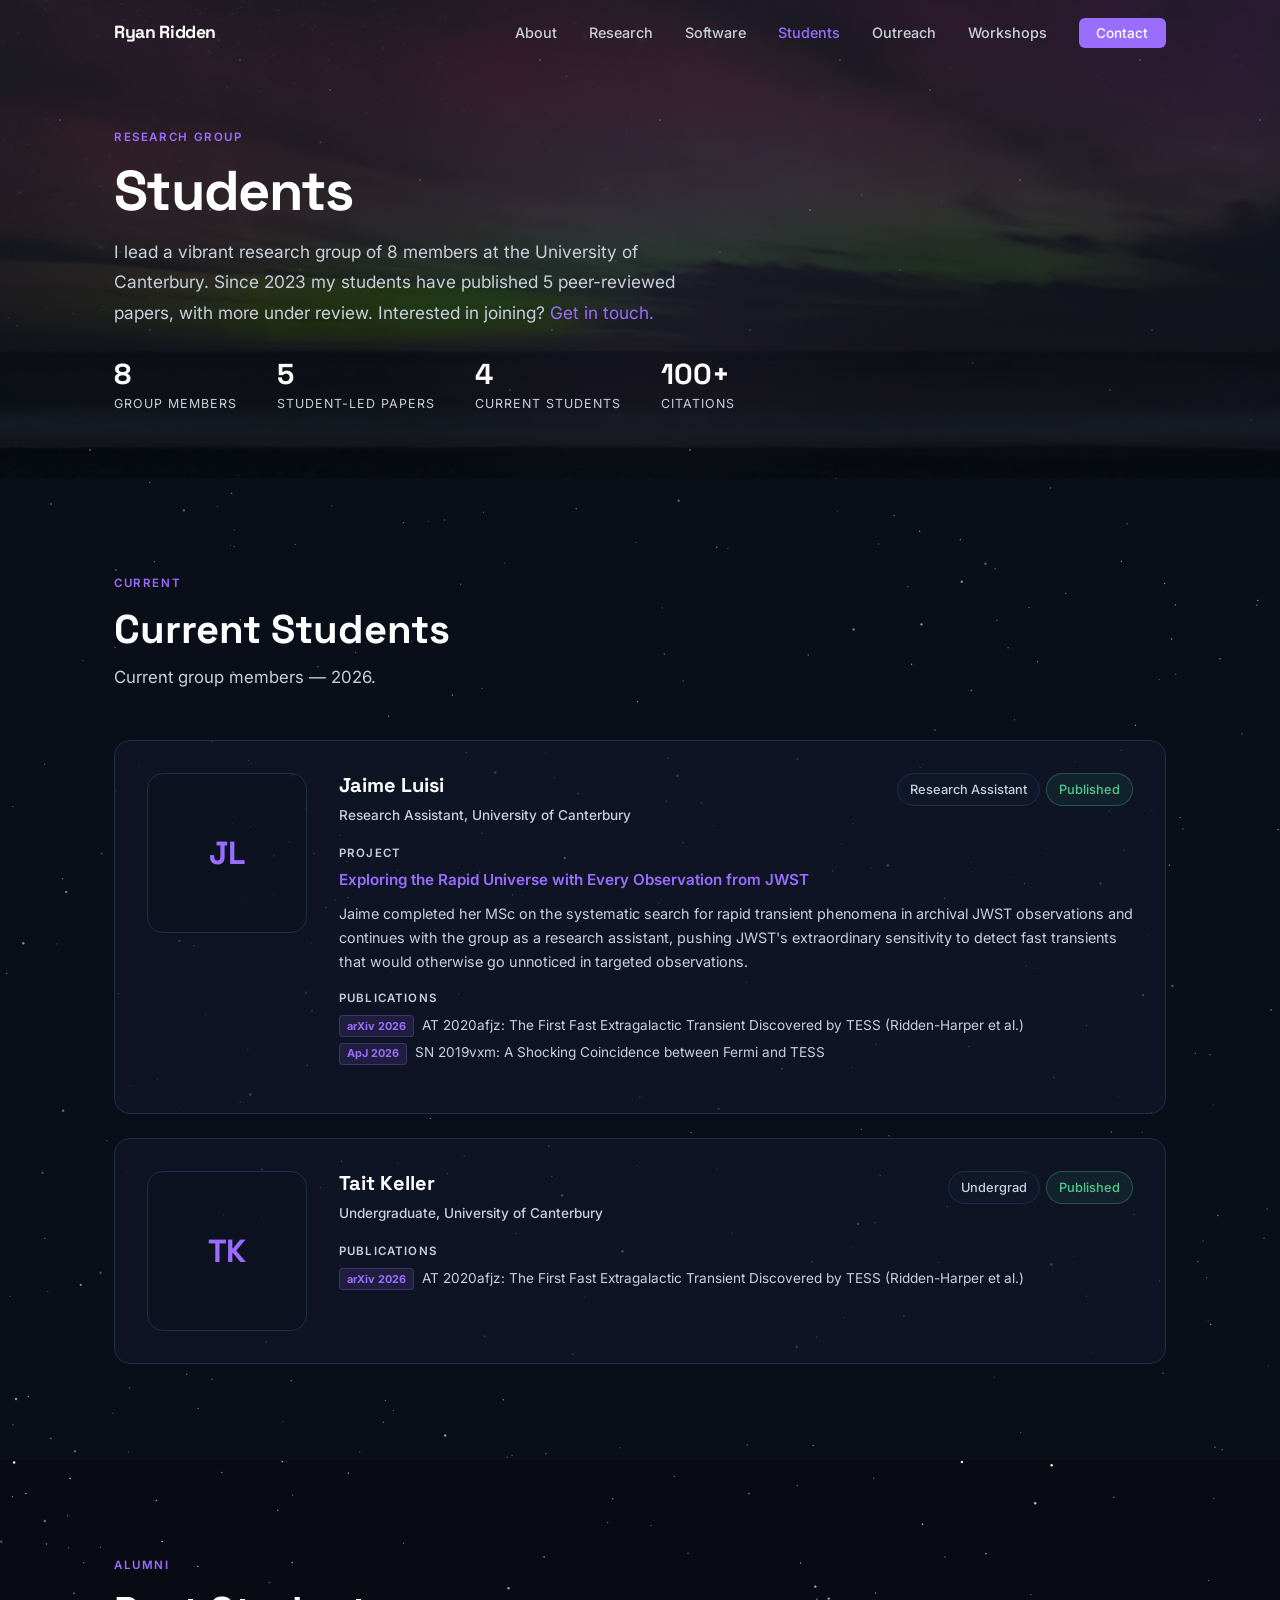
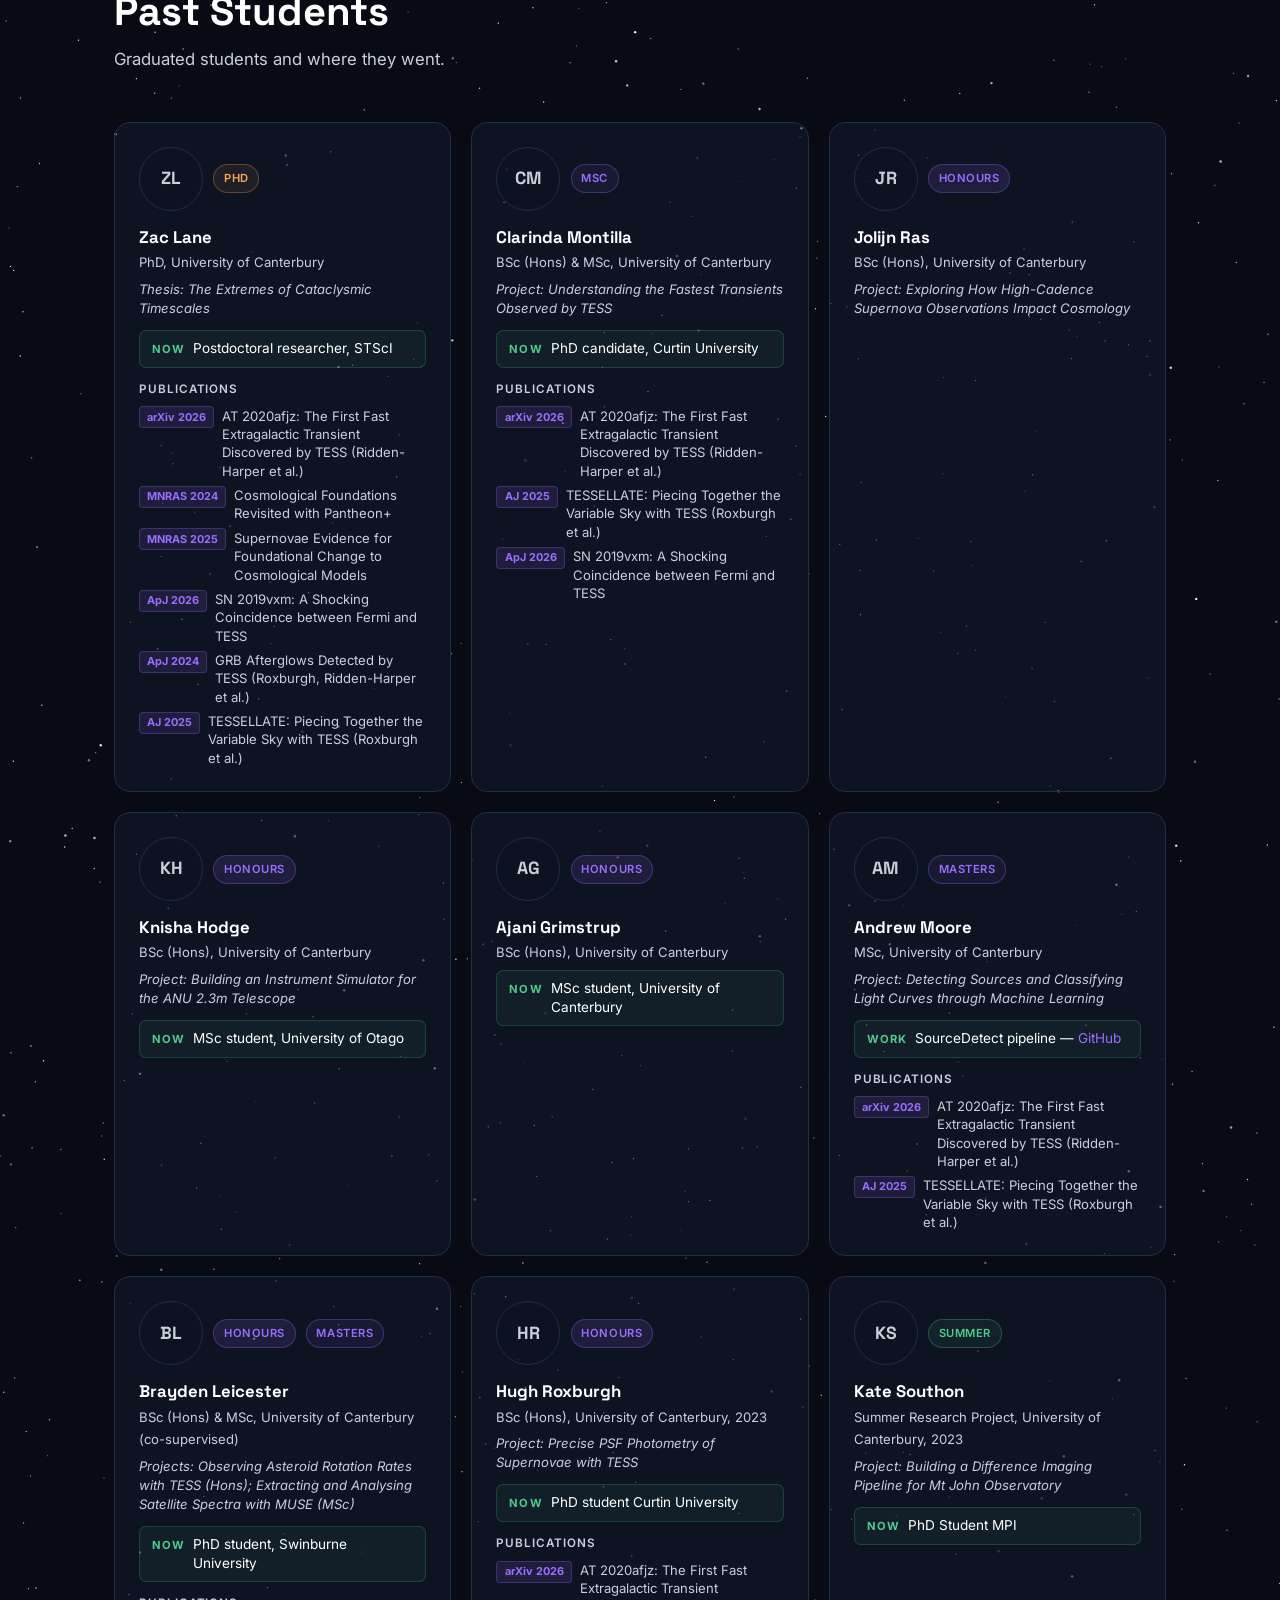
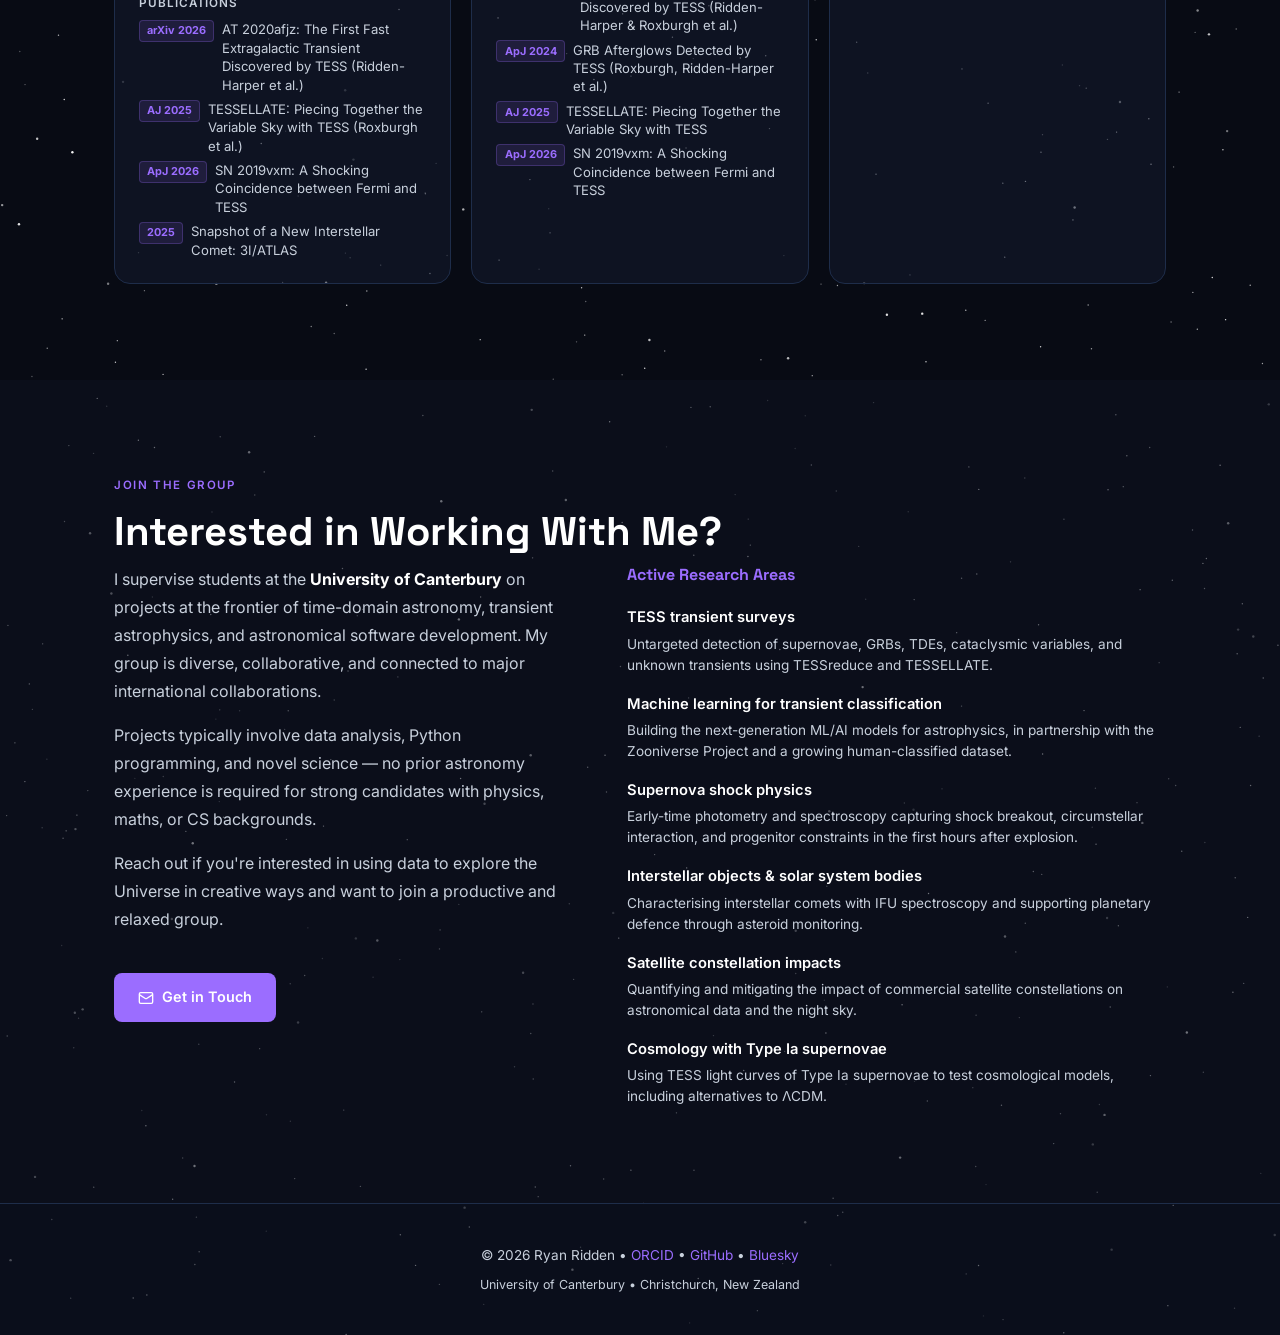
<file: students/index.html>
<!DOCTYPE html>
<html lang="en">
<head>
    <meta charset="UTF-8">
    <meta name="viewport" content="width=device-width, initial-scale=1.0">
    <meta name="description" content="Ryan Ridden — Research Group. Current and past students at the University of Canterbury.">
    <title>Students | Ryan Ridden</title>
    <link rel="preconnect" href="https://fonts.googleapis.com">
    <link rel="preconnect" href="https://fonts.gstatic.com" crossorigin>
    <link href="https://fonts.googleapis.com/css2?family=Inter:wght@300;400;500;600;700&family=Space+Grotesk:wght@400;500;600;700&display=swap" rel="stylesheet">
    <link rel="stylesheet" href="/css/style.css">
    <link rel="stylesheet" href="/css/students.css">
</head>
<body>

<!-- ======================================================
     NAVIGATION
====================================================== -->
<nav id="navbar">
    <div class="nav-inner">
        <a href="/" class="nav-logo">Ryan <span>Ridden</span></a>
        <ul class="nav-links" id="navLinks">
            <li><a href="/#about">About</a></li>
            <li><a href="/research/">Research</a></li>
            <li><a href="/#software">Software</a></li>
            <li><a href="/students/" class="nav-active">Students</a></li>
            <li><a href="/outreach/">Outreach</a></li>
            <li><a href="/workshops/">Workshops</a></li>
            <li><a href="/#contact" class="nav-cta">Contact</a></li>
        </ul>
        <button class="nav-toggle" id="navToggle" aria-label="Toggle menu">
            <span></span><span></span><span></span>
        </button>
    </div>
</nav>

<!-- ======================================================
     PAGE HEADER
====================================================== -->
<div class="page-hero">
    <div class="hero-bg-image" style="background-image:url('/assets/DSC_9827.jpeg');"></div>
    <div class="stars"></div>
    <div class="hero-glow"></div>
    <div class="container page-hero-content">
        <div class="section-label">Research Group</div>
        <h1 class="page-hero-title">Students</h1>
        <p class="page-hero-subtitle">
            I lead a vibrant research group of 8 members at the University of Canterbury.
            Since 2023 my students have published 5 peer-reviewed papers, with more under review.
            Interested in joining? <a href="/#contact">Get in touch.</a>
        </p>
        <div class="hero-stats" style="margin-top:2rem;">
            <div class="stat"><span class="stat-value">8</span><span class="stat-label">Group Members</span></div>
            <div class="stat"><span class="stat-value">5</span><span class="stat-label">Student-Led Papers</span></div>
            <div class="stat"><span class="stat-value">4</span><span class="stat-label">Current Students</span></div>
            <div class="stat"><span class="stat-value">100+</span><span class="stat-label">Citations</span></div>
        </div>
    </div>
</div>

<!-- ======================================================
     CURRENT STUDENTS
====================================================== -->
<section id="current">
    <div class="container">
        <div class="section-label">Current</div>
        <h2 class="section-title">Current Students</h2>
        <p class="section-subtitle">Current group members — 2026.</p>

        <div class="students-grid">

            <!-- Jaime Luisi — Research Assistant -->
            <div class="student-card">
                <div class="student-photo student-photo-placeholder">
                    <span>JL</span>
                </div>
                <div class="student-info">
                    <div class="student-header">
                        <div>
                            <h3 class="student-name">Jaime Luisi</h3>
                            <span class="student-degree">Research Assistant, University of Canterbury</span>
                        </div>
                        <div class="student-tags">
                            <span class="tag">Research Assistant</span>
                            <span class="tag tag-green">Published</span>
                        </div>
                    </div>
                    <p class="student-project-label">Project</p>
                    <p class="student-project">Exploring the Rapid Universe with Every Observation from JWST</p>
                    <p class="student-bio">
                        Jaime completed her MSc on the systematic search for rapid transient phenomena in archival
                        JWST observations and continues with the group as a research assistant, pushing JWST's
                        extraordinary sensitivity to detect fast transients that would otherwise go unnoticed
                        in targeted observations.
                    </p>
                    <div class="student-pubs">
                        <p class="student-pubs-label">Publications</p>
                        <a href="https://arxiv.org/abs/2608.17242" target="_blank" rel="noopener" class="student-pub-item" style="text-decoration:none;">
                            <span class="student-pub-badge">arXiv 2026</span>
                            AT 2020afjz: The First Fast Extragalactic Transient Discovered by TESS (Ridden-Harper et al.)
                        </a>
                        <a href="https://arxiv.org/abs/2511.15975" target="_blank" rel="noopener" class="student-pub-item" style="display:flex; margin-top:0.35rem; text-decoration:none;">
                            <span class="student-pub-badge">ApJ 2026</span>
                            SN 2019vxm: A Shocking Coincidence between Fermi and TESS
                        </a>
                    </div>
                    <div class="student-links"></div>
                </div>
            </div>

            <!-- Tait Keller — Undergrad -->
            <div class="student-card">
                <div class="student-photo student-photo-placeholder">
                    <span>TK</span>
                </div>
                <div class="student-info">
                    <div class="student-header">
                        <div>
                            <h3 class="student-name">Tait Keller</h3>
                            <span class="student-degree">Undergraduate, University of Canterbury</span>
                        </div>
                        <div class="student-tags">
                            <span class="tag">Undergrad</span>
                            <span class="tag tag-green">Published</span>
                        </div>
                    </div>
                    <div class="student-pubs">
                        <p class="student-pubs-label">Publications</p>
                        <a href="https://arxiv.org/abs/2608.17242" target="_blank" rel="noopener" class="student-pub-item" style="text-decoration:none;">
                            <span class="student-pub-badge">arXiv 2026</span>
                            AT 2020afjz: The First Fast Extragalactic Transient Discovered by TESS (Ridden-Harper et al.)
                        </a>
                    </div>
                    <div class="student-links"></div>
                </div>
            </div>

        </div>
    </div>
</section>

<!-- ======================================================
     PAST STUDENTS
====================================================== -->
<section id="past">
    <div class="container">
        <div class="section-label">Alumni</div>
        <h2 class="section-title">Past Students</h2>
        <p class="section-subtitle">Graduated students and where they went.</p>

        <div class="alumni-grid">

            <!-- Zac Lane -->
            <div class="alumni-card">
                <div class="alumni-avatar-row">
                    <div class="alumni-avatar alumni-avatar-placeholder">
                        <span>ZL</span>
                    </div>
                    <span class="tag tag-gold alumni-level">PhD</span>
                </div>
                <div class="alumni-info">
                    <h3 class="alumni-name">Zac Lane</h3>
                    <p class="alumni-degree">PhD, University of Canterbury</p>
                    <p class="alumni-thesis">Thesis: The Extremes of Cataclysmic Timescales</p>
                    <div class="alumni-now">
                        <span class="alumni-now-label">Now</span>
                        <span class="alumni-now-value">Postdoctoral researcher, STScI</span>
                    </div>
                    <div class="alumni-pubs">
                        <p class="student-pubs-label" style="font-size:0.73rem; color:var(--muted); text-transform:uppercase; letter-spacing:0.08em; margin-bottom:0.4rem;">Publications</p>
                        <a href="https://arxiv.org/abs/2608.17242" target="_blank" rel="noopener" class="alumni-pub-link" style="text-decoration:none;">
                            <span class="student-pub-badge">arXiv 2026</span>
                            AT 2020afjz: The First Fast Extragalactic Transient Discovered by TESS (Ridden-Harper et al.)
                        </a>
                        <a href="https://arxiv.org/abs/2311.01438" target="_blank" rel="noopener" class="alumni-pub-link" style="display:flex; margin-top:0.35rem; text-decoration:none;">
                            <span class="student-pub-badge">MNRAS 2024</span>
                            Cosmological Foundations Revisited with Pantheon+
                        </a>
                        <a href="https://arxiv.org/abs/2412.15143" target="_blank" rel="noopener" class="alumni-pub-link" style="display:flex; margin-top:0.35rem; text-decoration:none;">
                            <span class="student-pub-badge">MNRAS 2025</span>
                            Supernovae Evidence for Foundational Change to Cosmological Models
                        </a>
                        <a href="https://arxiv.org/abs/2511.15975" target="_blank" rel="noopener" class="alumni-pub-link" style="display:flex; margin-top:0.35rem; text-decoration:none;">
                            <span class="student-pub-badge">ApJ 2026</span>
                            SN 2019vxm: A Shocking Coincidence between Fermi and TESS
                        </a>
                        <a href="https://arxiv.org/abs/2307.11294" target="_blank" rel="noopener" class="alumni-pub-link" style="display:flex; margin-top:0.35rem; text-decoration:none;">
                            <span class="student-pub-badge">ApJ 2024</span>
                            GRB Afterglows Detected by TESS (Roxburgh, Ridden-Harper et al.)
                        </a>
                        <a href="https://arxiv.org/abs/2502.16905" target="_blank" rel="noopener" class="alumni-pub-link" style="display:flex; margin-top:0.35rem; text-decoration:none;">
                            <span class="student-pub-badge">AJ 2025</span>
                            TESSELLATE: Piecing Together the Variable Sky with TESS (Roxburgh et al.)
                        </a>
                    </div>
                </div>
            </div>
            <!-- Clarinda Montilla -->
            <div class="alumni-card">
                <div class="alumni-avatar-row">
                    <div class="alumni-avatar alumni-avatar-placeholder">
                        <span>CM</span>
                    </div>
                    <span class="tag tag-purple alumni-level">MSc</span>
                </div>
                <div class="alumni-info">
                    <h3 class="alumni-name">Clarinda Montilla</h3>
                    <p class="alumni-degree">BSc (Hons) &amp; MSc, University of Canterbury</p>
                    <p class="alumni-thesis">Project: Understanding the Fastest Transients Observed by TESS</p>
                    <div class="alumni-now">
                        <span class="alumni-now-label">Now</span>
                        <span class="alumni-now-value">PhD candidate, Curtin University</span>
                    </div>
                    <div class="alumni-pubs">
                        <p class="student-pubs-label" style="font-size:0.73rem; color:var(--muted); text-transform:uppercase; letter-spacing:0.08em; margin-bottom:0.4rem;">Publications</p>
                        <a href="https://arxiv.org/abs/2608.17242" target="_blank" rel="noopener" class="alumni-pub-link" style="text-decoration:none;">
                            <span class="student-pub-badge">arXiv 2026</span>
                            AT 2020afjz: The First Fast Extragalactic Transient Discovered by TESS (Ridden-Harper et al.)
                        </a>
                        <a href="https://arxiv.org/abs/2502.16905" target="_blank" rel="noopener" class="alumni-pub-link" style="display:flex; margin-top:0.35rem; text-decoration:none;">
                            <span class="student-pub-badge">AJ 2025</span>
                            TESSELLATE: Piecing Together the Variable Sky with TESS (Roxburgh et al.)
                        </a>
                        <a href="https://arxiv.org/abs/2511.15975" target="_blank" rel="noopener" class="alumni-pub-link" style="display:flex; margin-top:0.35rem; text-decoration:none;">
                            <span class="student-pub-badge">ApJ 2026</span>
                            SN 2019vxm: A Shocking Coincidence between Fermi and TESS
                        </a>
                    </div>
                </div>
            </div>
            <!-- Jolijn Ras -->
            <div class="alumni-card">
                <div class="alumni-avatar-row">
                    <div class="alumni-avatar alumni-avatar-placeholder">
                        <span>JR</span>
                    </div>
                    <span class="tag tag-blue alumni-level">Honours</span>
                </div>
                <div class="alumni-info">
                    <h3 class="alumni-name">Jolijn Ras</h3>
                    <p class="alumni-degree">BSc (Hons), University of Canterbury</p>
                    <p class="alumni-thesis">Project: Exploring How High-Cadence Supernova Observations Impact Cosmology</p>
                </div>
            </div>

            <!-- Knisha Hodge -->
            <div class="alumni-card">
                <div class="alumni-avatar-row">
                    <div class="alumni-avatar alumni-avatar-placeholder">
                        <span>KH</span>
                    </div>
                    <span class="tag tag-blue alumni-level">Honours</span>
                </div>
                <div class="alumni-info">
                    <h3 class="alumni-name">Knisha Hodge</h3>
                    <p class="alumni-degree">BSc (Hons), University of Canterbury</p>
                    <p class="alumni-thesis">Project: Building an Instrument Simulator for the ANU 2.3m Telescope</p>
                    <div class="alumni-now">
                        <span class="alumni-now-label">Now</span>
                        <span class="alumni-now-value">MSc student, University of Otago</span>
                    </div>
                </div>
            </div>

            <!-- Ajani Grimstrup -->
            <div class="alumni-card">
                <div class="alumni-avatar-row">
                    <div class="alumni-avatar alumni-avatar-placeholder">
                        <span>AG</span>
                    </div>
                    <span class="tag tag-blue alumni-level">Honours</span>
                </div>
                <div class="alumni-info">
                    <h3 class="alumni-name">Ajani Grimstrup</h3>
                    <p class="alumni-degree">BSc (Hons), University of Canterbury</p>
                    <div class="alumni-now">
                        <span class="alumni-now-label">Now</span>
                        <span class="alumni-now-value">MSc student, University of Canterbury</span>
                    </div>
                </div>
            </div>

            <!-- Andrew Moore -->
            <div class="alumni-card">
                <div class="alumni-avatar-row">
                    <div class="alumni-avatar alumni-avatar-placeholder">
                        <span>AM</span>
                    </div>
                    <span class="tag tag-purple alumni-level">Masters</span>
                </div>
                <div class="alumni-info">
                    <h3 class="alumni-name">Andrew Moore</h3>
                    <p class="alumni-degree">MSc, University of Canterbury</p>
                    <p class="alumni-thesis">Project: Detecting Sources and Classifying Light Curves through Machine Learning</p>
                    <div class="alumni-now">
                        <span class="alumni-now-label">Work</span>
                        <span class="alumni-now-value">SourceDetect pipeline — <a href="https://github.com/andrewmoore73/SourceDetect" target="_blank" rel="noopener">GitHub</a></span>
                    </div>
                    <div class="alumni-pubs">
                        <p class="student-pubs-label" style="font-size:0.73rem; color:var(--muted); text-transform:uppercase; letter-spacing:0.08em; margin-bottom:0.4rem;">Publications</p>
                        <a href="https://arxiv.org/abs/2608.17242" target="_blank" rel="noopener" class="alumni-pub-link" style="text-decoration:none;">
                            <span class="student-pub-badge">arXiv 2026</span>
                            AT 2020afjz: The First Fast Extragalactic Transient Discovered by TESS (Ridden-Harper et al.)
                        </a>
                        <a href="https://arxiv.org/abs/2502.16905" target="_blank" rel="noopener" class="alumni-pub-link" style="display:flex; margin-top:0.35rem; text-decoration:none;">
                            <span class="student-pub-badge">AJ 2025</span>
                            TESSELLATE: Piecing Together the Variable Sky with TESS (Roxburgh et al.)
                        </a>
                    </div>
                </div>
            </div>

            <!-- Brayden Leicester -->
            <div class="alumni-card">
                <div class="alumni-avatar-row">
                    <div class="alumni-avatar alumni-avatar-placeholder">
                        <span>BL</span>
                    </div>
                    <span class="tag tag-blue alumni-level">Honours</span>
                    <span class="tag tag-purple alumni-level">Masters</span>
                </div>
                <div class="alumni-info">
                    <h3 class="alumni-name">Brayden Leicester</h3>
                    <p class="alumni-degree">BSc (Hons) &amp; MSc, University of Canterbury (co-supervised)</p>
                    <p class="alumni-thesis">Projects: Observing Asteroid Rotation Rates with TESS (Hons); Extracting and Analysing Satellite Spectra with MUSE (MSc)</p>
                    <div class="alumni-now">
                        <span class="alumni-now-label">Now</span>
                        <span class="alumni-now-value">PhD student, Swinburne University</span>
                    </div>
                    <div class="alumni-pubs">
                        <p class="student-pubs-label" style="font-size:0.73rem; color:var(--muted); text-transform:uppercase; letter-spacing:0.08em; margin-bottom:0.4rem;">Publications</p>
                        <a href="https://arxiv.org/abs/2608.17242" target="_blank" rel="noopener" class="alumni-pub-link" style="text-decoration:none;">
                            <span class="student-pub-badge">arXiv 2026</span>
                            AT 2020afjz: The First Fast Extragalactic Transient Discovered by TESS (Ridden-Harper et al.)
                        </a>
                        <a href="https://arxiv.org/abs/2502.16905" target="_blank" rel="noopener" class="alumni-pub-link" style="display:flex; margin-top:0.35rem; text-decoration:none;">
                            <span class="student-pub-badge">AJ 2025</span>
                            TESSELLATE: Piecing Together the Variable Sky with TESS (Roxburgh et al.)
                        </a>
                        <a href="https://arxiv.org/abs/2511.15975" target="_blank" rel="noopener" class="alumni-pub-link" style="display:flex; margin-top:0.35rem; text-decoration:none;">
                            <span class="student-pub-badge">ApJ 2026</span>
                            SN 2019vxm: A Shocking Coincidence between Fermi and TESS
                        </a>
                        <a href="https://arxiv.org/abs/2507.05226" target="_blank" rel="noopener" class="alumni-pub-link" style="display:flex; margin-top:0.35rem; text-decoration:none;">
                            <span class="student-pub-badge">2025</span>
                            Snapshot of a New Interstellar Comet: 3I/ATLAS
                        </a>
                    </div>
                </div>
            </div>

            <!-- Hugh Roxburgh -->
            <div class="alumni-card">
                <div class="alumni-avatar-row">
                    <div class="alumni-avatar alumni-avatar-placeholder">
                        <span>HR</span>
                    </div>
                    <span class="tag tag-blue alumni-level">Honours</span>
                </div>
                <div class="alumni-info">
                    <h3 class="alumni-name">Hugh Roxburgh</h3>
                    <p class="alumni-degree">BSc (Hons), University of Canterbury, 2023</p>
                    <p class="alumni-thesis">Project: Precise PSF Photometry of Supernovae with TESS</p>
                    <div class="alumni-now">
                        <span class="alumni-now-label">Now</span>
                        <span class="alumni-now-value">PhD student Curtin University</span>
                    </div>
                    <div class="alumni-pubs">
                        <p class="student-pubs-label" style="font-size:0.73rem; color:var(--muted); text-transform:uppercase; letter-spacing:0.08em; margin-bottom:0.4rem;">Publications</p>
                        <a href="https://arxiv.org/abs/2608.17242" target="_blank" rel="noopener" class="alumni-pub-link" style="text-decoration:none;">
                            <span class="student-pub-badge">arXiv 2026</span>
                            AT 2020afjz: The First Fast Extragalactic Transient Discovered by TESS (Ridden-Harper &amp; Roxburgh et al.)
                        </a>
                        <a href="https://arxiv.org/abs/2307.11294" target="_blank" rel="noopener" class="alumni-pub-link" style="display:flex; margin-top:0.35rem; text-decoration:none;">
                            <span class="student-pub-badge">ApJ 2024</span>
                            GRB Afterglows Detected by TESS (Roxburgh, Ridden-Harper et al.)
                        </a>
                        <a href="https://arxiv.org/abs/2502.16905" target="_blank" rel="noopener" class="alumni-pub-link" style="display:flex; margin-top:0.35rem; text-decoration:none;">
                            <span class="student-pub-badge">AJ 2025</span>
                            TESSELLATE: Piecing Together the Variable Sky with TESS
                        </a>
                        <a href="https://arxiv.org/abs/2511.15975" target="_blank" rel="noopener" class="alumni-pub-link" style="display:flex; margin-top:0.35rem; text-decoration:none;">
                            <span class="student-pub-badge">ApJ 2026</span>
                            SN 2019vxm: A Shocking Coincidence between Fermi and TESS
                        </a>
                    </div>
                </div>
            </div>
            <!-- Kate Southon -->
            <div class="alumni-card">
                <div class="alumni-avatar-row">
                    <div class="alumni-avatar alumni-avatar-placeholder">
                        <span>KS</span>
                    </div>
                    <span class="tag tag-green alumni-level">Summer</span>
                </div>
                <div class="alumni-info">
                    <h3 class="alumni-name">Kate Southon</h3>
                    <p class="alumni-degree">Summer Research Project, University of Canterbury, 2023</p>
                    <p class="alumni-thesis">Project: Building a Difference Imaging Pipeline for Mt John Observatory</p>
                    <div class="alumni-now">
                        <span class="alumni-now-label">Now</span>
                        <span class="alumni-now-value">PhD Student MPI</span>
                    </div>
                </div>
            </div>

        </div>
    </div>
</section>

<!-- ======================================================
     PROSPECTIVE STUDENTS
====================================================== -->
<section id="join" style="background: var(--surface);">
    <div class="container">
        <div class="section-label">Join the Group</div>
        <h2 class="section-title">Interested in Working With Me?</h2>

        <div class="join-grid">
            <div class="join-text">
                <p>
                    I supervise students at the <strong>University of Canterbury</strong> on projects
                    at the frontier of time-domain astronomy, transient astrophysics, and astronomical
                    software development. My group is diverse, collaborative, and connected to major
                    international collaborations.
                </p>
                <p>
                    Projects typically involve data analysis, Python programming,
                    and novel science — no prior astronomy experience is required for strong candidates
                    with physics, maths, or CS backgrounds.
                </p>
                <p>
                    Reach out if you're interested in using data to explore the Universe in creative ways and want to join a productive and relaxed group.
                </p>
                <a href="/#contact" class="btn btn-primary" style="margin-top:1.5rem; display:inline-flex;">
                    <svg width="16" height="16" viewBox="0 0 24 24" fill="none" stroke="currentColor" stroke-width="2"><rect x="2" y="4" width="20" height="16" rx="2"/><path d="m22 7-8.97 5.7a1.94 1.94 0 0 1-2.06 0L2 7"/></svg>
                    Get in Touch
                </a>
            </div>

            <div class="join-areas">
                <h3 class="join-areas-title" style="color:var(--accent);">Active Research Areas</h3>
                <ul class="join-areas-list">
                    <li class="join-area-item">                        <div>
                            <strong>TESS transient surveys</strong>
                            <p>Untargeted detection of supernovae, GRBs, TDEs, cataclysmic variables, and unknown transients using TESSreduce and TESSELLATE.</p>
                        </div>
                    </li>
                    <li class="join-area-item">                        <div>
                            <strong>Machine learning for transient classification</strong>
                            <p>Building the next-generation ML/AI models for astrophysics, in partnership with the Zooniverse Project and a growing human-classified dataset.</p>
                        </div>
                    </li>
                    <li class="join-area-item">                        <div>
                            <strong>Supernova shock physics</strong>
                            <p>Early-time photometry and spectroscopy capturing shock breakout, circumstellar interaction, and progenitor constraints in the first hours after explosion.</p>
                        </div>
                    </li>
                    <li class="join-area-item">                        <div>
                            <strong>Interstellar objects &amp; solar system bodies</strong>
                            <p>Characterising interstellar comets with IFU spectroscopy and supporting planetary defence through asteroid monitoring.</p>
                        </div>
                    </li>
                    <li class="join-area-item">                        <div>
                            <strong>Satellite constellation impacts</strong>
                            <p>Quantifying and mitigating the impact of commercial satellite constellations on astronomical data and the night sky.</p>
                        </div>
                    </li>
                    <li class="join-area-item">                        <div>
                            <strong>Cosmology with Type Ia supernovae</strong>
                            <p>Using TESS light curves of Type Ia supernovae to test cosmological models, including alternatives to ΛCDM.</p>
                        </div>
                    </li>
                </ul>
            </div>
        </div>
    </div>
</section>

<!-- ======================================================
     FOOTER
====================================================== -->
<footer>
    <div class="container">
        <p>
            &copy; 2026 Ryan Ridden &bull;
            <a href="https://orcid.org/0000-0003-1724-2885" target="_blank" rel="noopener">ORCID</a> &bull;
            <a href="https://github.com/CheerfulUser" target="_blank" rel="noopener">GitHub</a> &bull;
            <a href="https://bsky.app/profile/ryanridden.bsky.social" target="_blank" rel="noopener">Bluesky</a>
        </p>
        <p style="margin-top:0.4rem; font-size:0.78rem;">
            University of Canterbury &bull; Christchurch, New Zealand
        </p>
    </div>
</footer>

<script src="/js/students.js"></script>
<script src="/js/stars.js"></script>
</body>
</html>
</file>
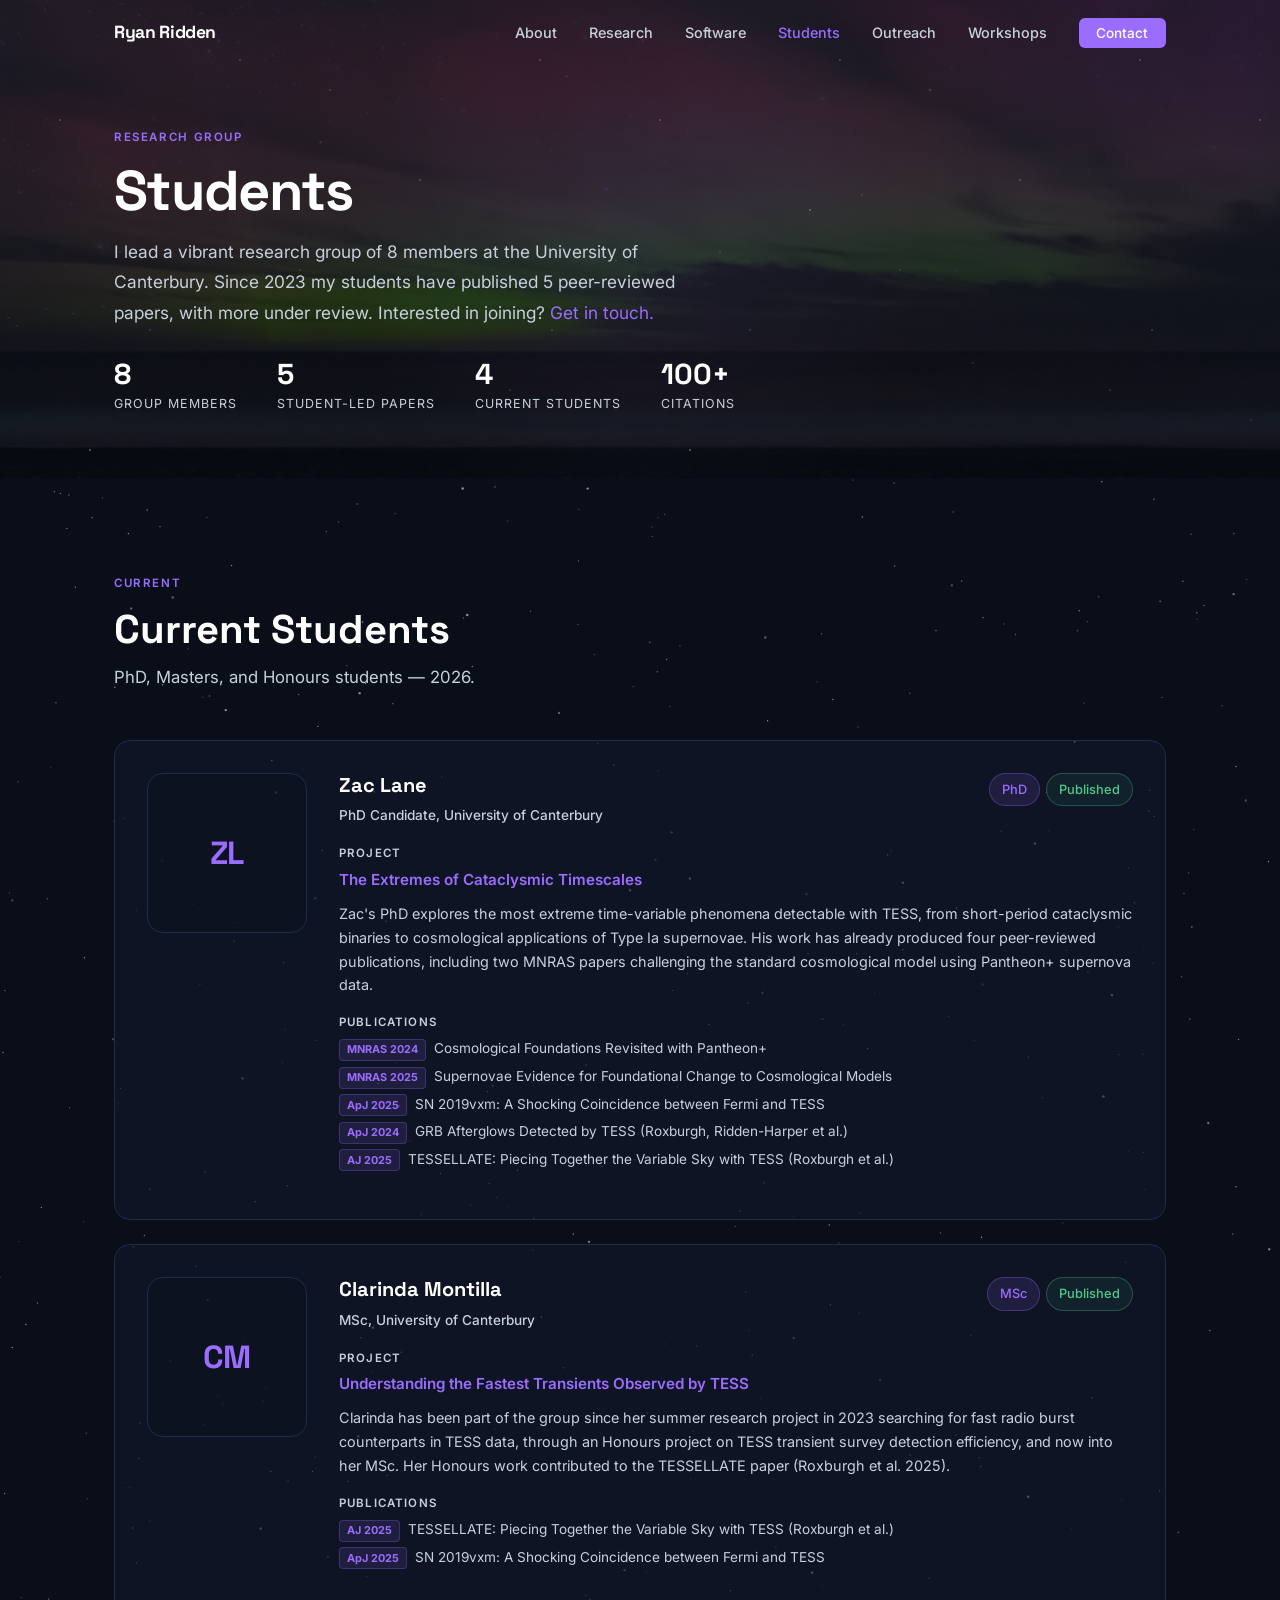
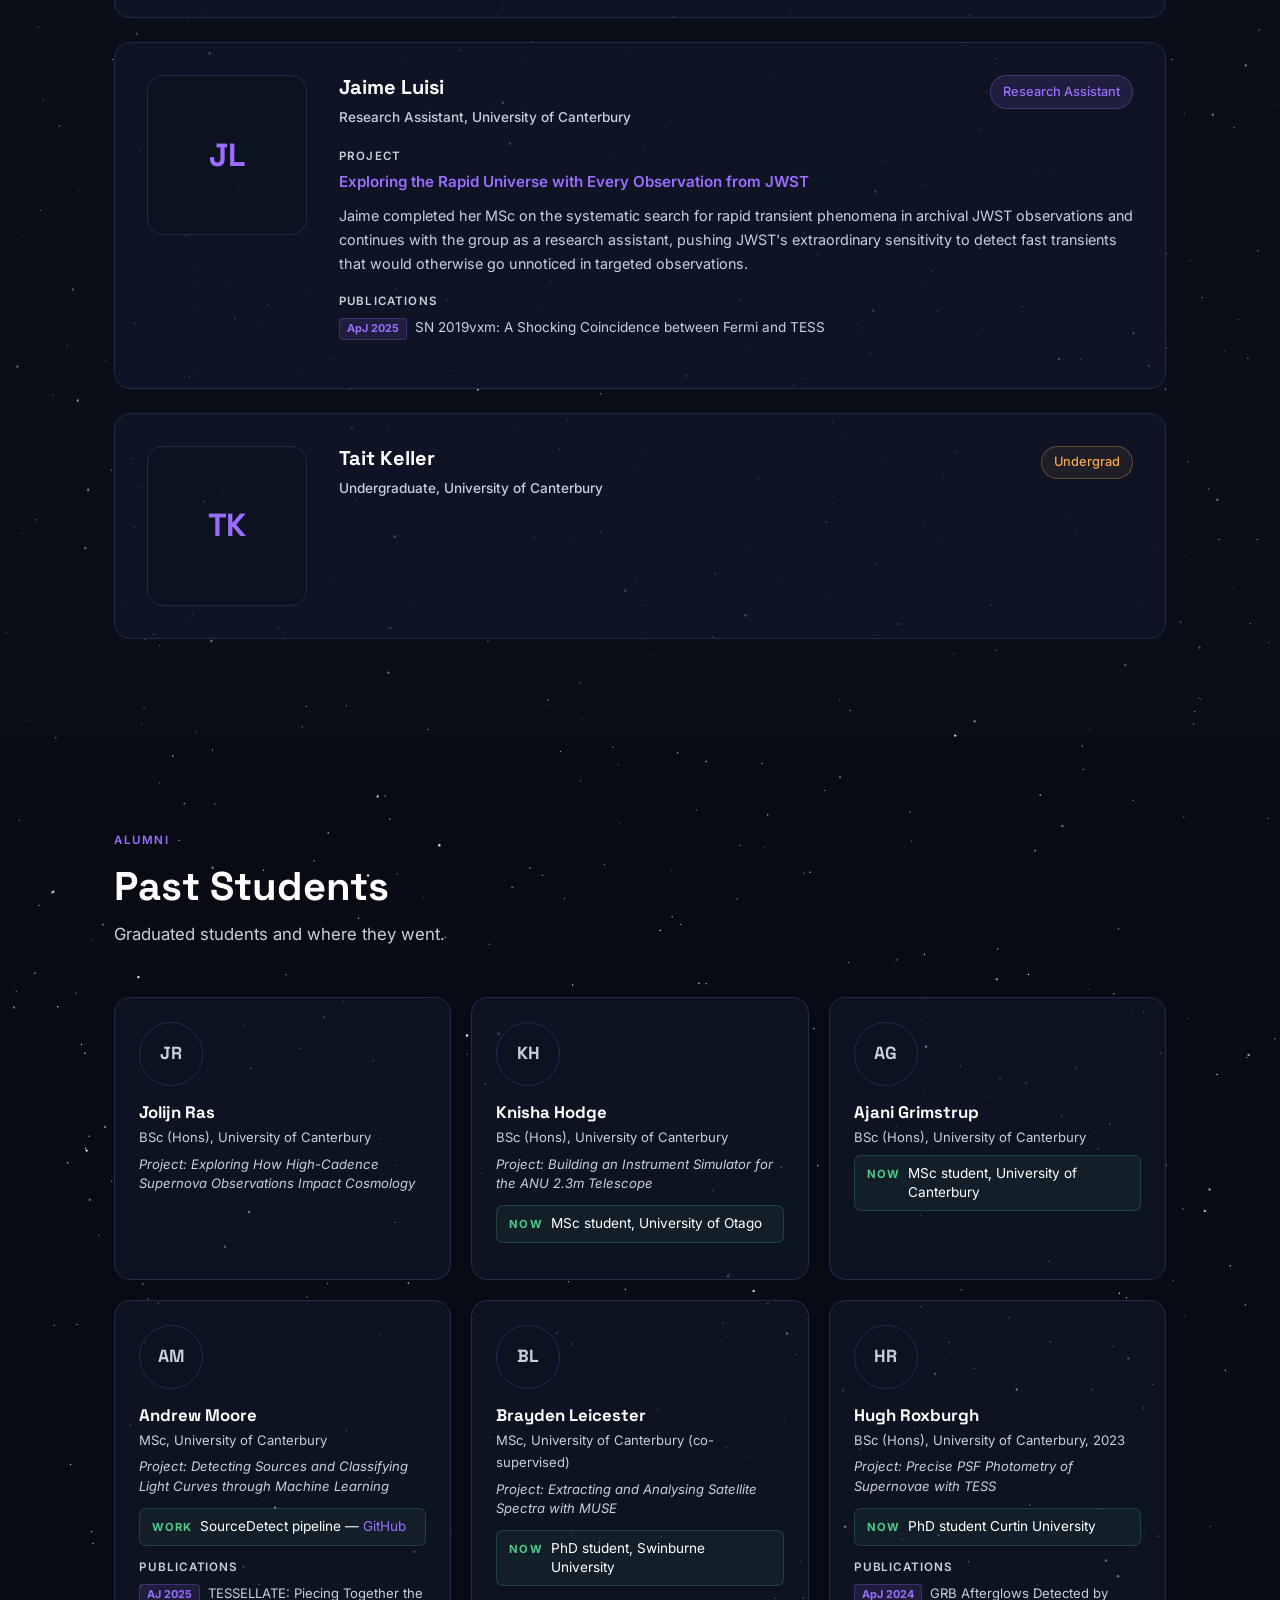
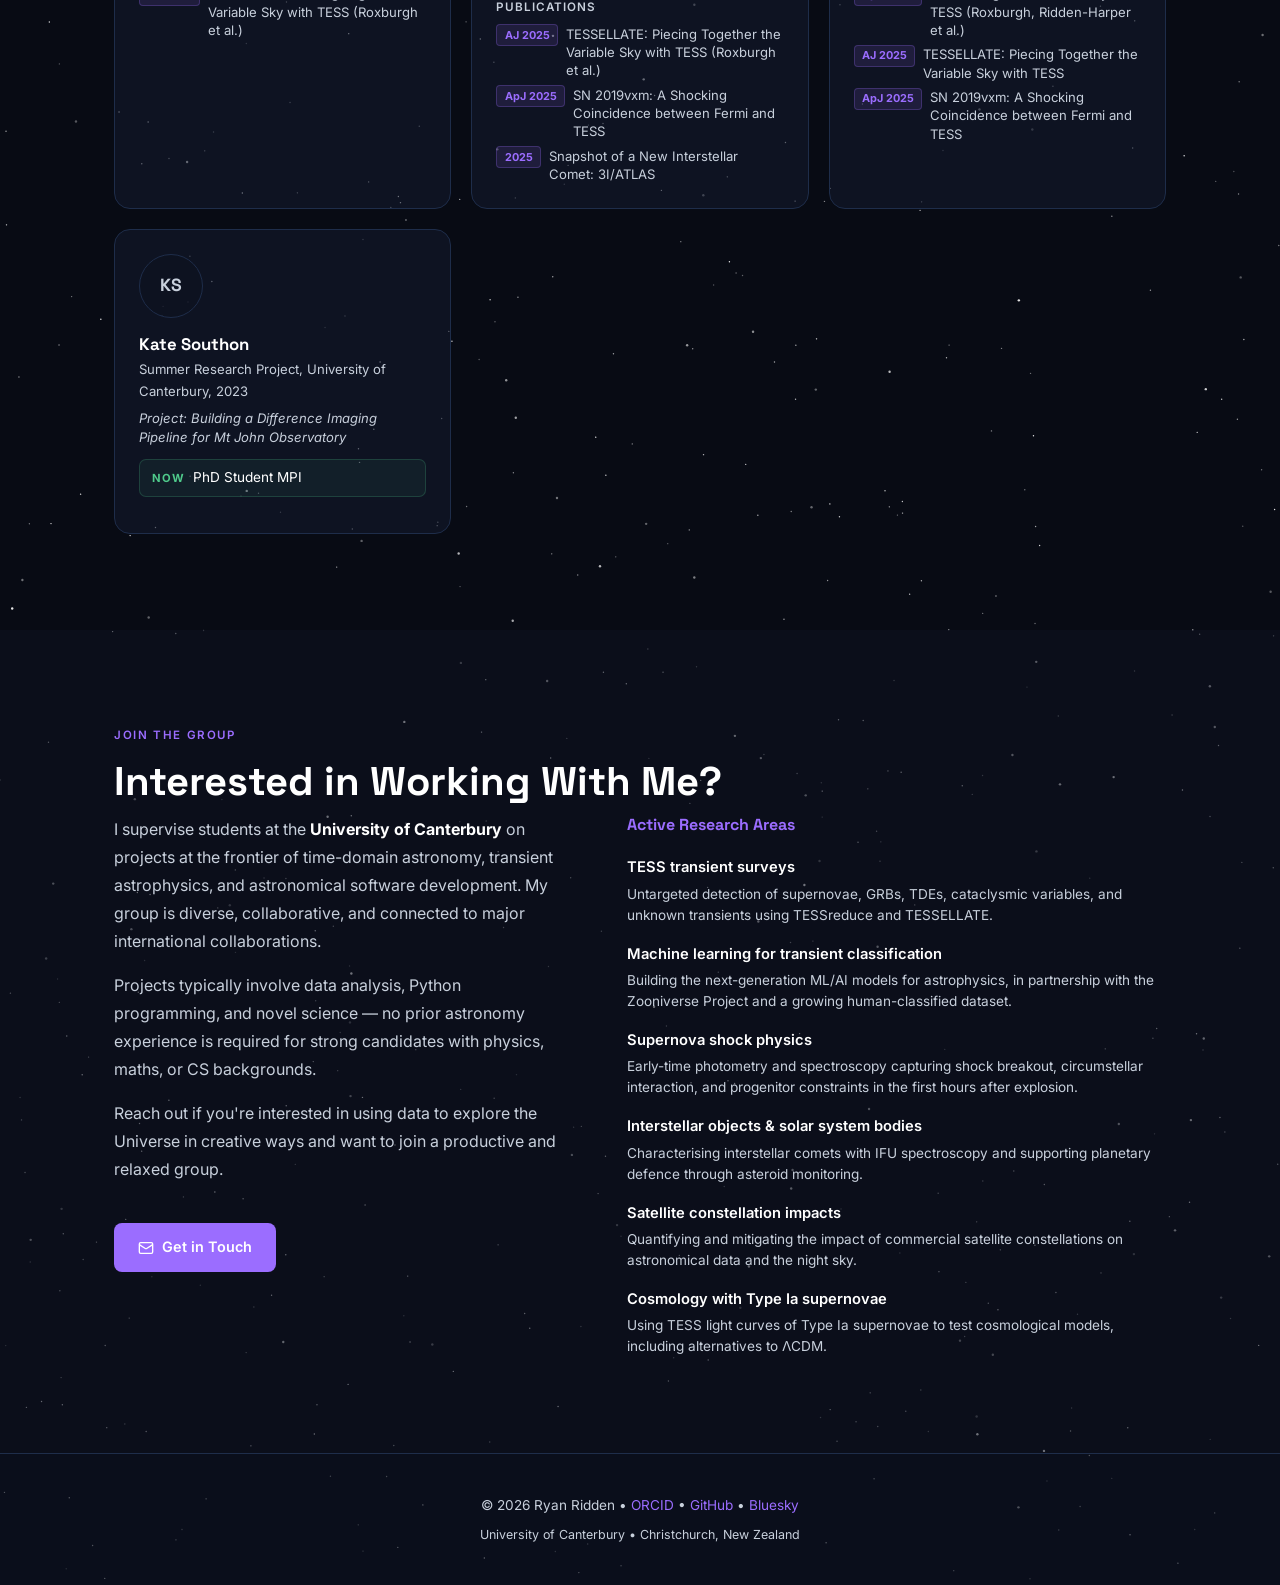
<file: students.html>
<!DOCTYPE html>
<html lang="en">
<head>
    <meta charset="UTF-8">
    <meta name="viewport" content="width=device-width, initial-scale=1.0">
    <meta name="description" content="Ryan Ridden — Research Group. Current and past students at the University of Canterbury.">
    <title>Students | Ryan Ridden</title>
    <link rel="preconnect" href="https://fonts.googleapis.com">
    <link rel="preconnect" href="https://fonts.gstatic.com" crossorigin>
    <link href="https://fonts.googleapis.com/css2?family=Inter:wght@300;400;500;600;700&family=Space+Grotesk:wght@400;500;600;700&display=swap" rel="stylesheet">
    <link rel="stylesheet" href="css/style.css">
    <link rel="stylesheet" href="css/students.css">
</head>
<body>

<!-- ======================================================
     NAVIGATION
====================================================== -->
<nav id="navbar">
    <div class="nav-inner">
        <a href="index.html" class="nav-logo">Ryan <span>Ridden</span></a>
        <ul class="nav-links" id="navLinks">
            <li><a href="index.html#about">About</a></li>
            <li><a href="research.html">Research</a></li>
            <li><a href="index.html#software">Software</a></li>
            <li><a href="students.html" class="nav-active">Students</a></li>
            <li><a href="outreach.html">Outreach</a></li>
            <li><a href="workshops.html">Workshops</a></li>
            <li><a href="index.html#contact" class="nav-cta">Contact</a></li>
        </ul>
        <button class="nav-toggle" id="navToggle" aria-label="Toggle menu">
            <span></span><span></span><span></span>
        </button>
    </div>
</nav>

<!-- ======================================================
     PAGE HEADER
====================================================== -->
<div class="page-hero">
    <div class="hero-bg-image" style="background-image:url('assets/DSC_9827.jpeg');"></div>
    <div class="stars"></div>
    <div class="hero-glow"></div>
    <div class="container page-hero-content">
        <div class="section-label">Research Group</div>
        <h1 class="page-hero-title">Students</h1>
        <p class="page-hero-subtitle">
            I lead a vibrant research group of 8 members at the University of Canterbury.
            Since 2023 my students have published 5 peer-reviewed papers, with more under review.
            Interested in joining? <a href="index.html#contact">Get in touch.</a>
        </p>
        <div class="hero-stats" style="margin-top:2rem;">
            <div class="stat"><span class="stat-value">8</span><span class="stat-label">Group Members</span></div>
            <div class="stat"><span class="stat-value">5</span><span class="stat-label">Student-Led Papers</span></div>
            <div class="stat"><span class="stat-value">4</span><span class="stat-label">Current Students</span></div>
            <div class="stat"><span class="stat-value">100+</span><span class="stat-label">Citations</span></div>
        </div>
    </div>
</div>

<!-- ======================================================
     CURRENT STUDENTS
====================================================== -->
<section id="current">
    <div class="container">
        <div class="section-label">Current</div>
        <h2 class="section-title">Current Students</h2>
        <p class="section-subtitle">PhD, Masters, and Honours students — 2026.</p>

        <div class="students-grid">

            <!-- Zac Lane — PhD -->
            <div class="student-card">
                <div class="student-photo student-photo-placeholder">
                    <!-- Replace with: <img src="assets/students/zac.jpg" alt="Zac Lane"> -->
                    <span>ZL</span>
                </div>
                <div class="student-info">
                    <div class="student-header">
                        <div>
                            <h3 class="student-name">Zac Lane</h3>
                            <span class="student-degree">PhD Candidate, University of Canterbury</span>
                        </div>
                        <div class="student-tags">
                            <span class="tag tag-blue">PhD</span>
                            <span class="tag tag-green">Published</span>
                        </div>
                    </div>
                    <p class="student-project-label">Project</p>
                    <p class="student-project">The Extremes of Cataclysmic Timescales</p>
                    <p class="student-bio">
                        Zac's PhD explores the most extreme time-variable phenomena detectable with TESS,
                        from short-period cataclysmic binaries to cosmological applications of Type Ia supernovae.
                        His work has already produced four peer-reviewed publications, including two MNRAS papers
                        challenging the standard cosmological model using Pantheon+ supernova data.
                    </p>
                    <div class="student-pubs">
                        <p class="student-pubs-label">Publications</p>
                        <a href="https://arxiv.org/abs/2311.01438" target="_blank" rel="noopener" class="student-pub-item" style="text-decoration:none;">
                            <span class="student-pub-badge">MNRAS 2024</span>
                            Cosmological Foundations Revisited with Pantheon+
                        </a>
                        <a href="https://arxiv.org/abs/2412.15143" target="_blank" rel="noopener" class="student-pub-item" style="display:flex; margin-top:0.35rem; text-decoration:none;">
                            <span class="student-pub-badge">MNRAS 2025</span>
                            Supernovae Evidence for Foundational Change to Cosmological Models
                        </a>
                        <a href="https://arxiv.org/abs/2511.15975" target="_blank" rel="noopener" class="student-pub-item" style="display:flex; margin-top:0.35rem; text-decoration:none;">
                            <span class="student-pub-badge">ApJ 2025</span>
                            SN 2019vxm: A Shocking Coincidence between Fermi and TESS
                        </a>
                        <a href="https://arxiv.org/abs/2307.11294" target="_blank" rel="noopener" class="student-pub-item" style="display:flex; margin-top:0.35rem; text-decoration:none;">
                            <span class="student-pub-badge">ApJ 2024</span>
                            GRB Afterglows Detected by TESS (Roxburgh, Ridden-Harper et al.)
                        </a>
                        <a href="https://arxiv.org/abs/2502.16905" target="_blank" rel="noopener" class="student-pub-item" style="display:flex; margin-top:0.35rem; text-decoration:none;">
                            <span class="student-pub-badge">AJ 2025</span>
                            TESSELLATE: Piecing Together the Variable Sky with TESS (Roxburgh et al.)
                        </a>
                    </div>
                    <div class="student-links"></div>
                </div>
            </div>

            <!-- Clarinda Montilla — MSc -->
            <div class="student-card">
                <div class="student-photo student-photo-placeholder">
                    <span>CM</span>
                </div>
                <div class="student-info">
                    <div class="student-header">
                        <div>
                            <h3 class="student-name">Clarinda Montilla</h3>
                            <span class="student-degree">MSc, University of Canterbury</span>
                        </div>
                        <div class="student-tags">
                            <span class="tag tag-blue">MSc</span>
                            <span class="tag tag-green">Published</span>
                        </div>
                    </div>
                    <p class="student-project-label">Project</p>
                    <p class="student-project">Understanding the Fastest Transients Observed by TESS</p>
                    <p class="student-bio">
                        Clarinda has been part of the group since her summer research project in 2023
                        searching for fast radio burst counterparts in TESS data, through an Honours project
                        on TESS transient survey detection efficiency, and now into her MSc. Her Honours
                        work contributed to the TESSELLATE paper (Roxburgh et al. 2025).
                    </p>
                    <div class="student-pubs">
                        <p class="student-pubs-label">Publications</p>
                        <a href="https://arxiv.org/abs/2502.16905" target="_blank" rel="noopener" class="student-pub-item" style="text-decoration:none;">
                            <span class="student-pub-badge">AJ 2025</span>
                            TESSELLATE: Piecing Together the Variable Sky with TESS (Roxburgh et al.)
                        </a>
                        <a href="https://arxiv.org/abs/2511.15975" target="_blank" rel="noopener" class="student-pub-item" style="display:flex; margin-top:0.35rem; text-decoration:none;">
                            <span class="student-pub-badge">ApJ 2025</span>
                            SN 2019vxm: A Shocking Coincidence between Fermi and TESS
                        </a>
                    </div>
                    <div class="student-links"></div>
                </div>
            </div>

            <!-- Jaime Luisi — Research Assistant -->
            <div class="student-card">
                <div class="student-photo student-photo-placeholder">
                    <span>JL</span>
                </div>
                <div class="student-info">
                    <div class="student-header">
                        <div>
                            <h3 class="student-name">Jaime Luisi</h3>
                            <span class="student-degree">Research Assistant, University of Canterbury</span>
                        </div>
                        <div class="student-tags">
                            <span class="tag tag-blue">Research Assistant</span>
                        </div>
                    </div>
                    <p class="student-project-label">Project</p>
                    <p class="student-project">Exploring the Rapid Universe with Every Observation from JWST</p>
                    <p class="student-bio">
                        Jaime completed her MSc on the systematic search for rapid transient phenomena in archival
                        JWST observations and continues with the group as a research assistant, pushing JWST's
                        extraordinary sensitivity to detect fast transients that would otherwise go unnoticed
                        in targeted observations.
                    </p>
                    <div class="student-pubs">
                        <p class="student-pubs-label">Publications</p>
                        <a href="https://arxiv.org/abs/2511.15975" target="_blank" rel="noopener" class="student-pub-item" style="text-decoration:none;">
                            <span class="student-pub-badge">ApJ 2025</span>
                            SN 2019vxm: A Shocking Coincidence between Fermi and TESS
                        </a>
                    </div>
                    <div class="student-links"></div>
                </div>
            </div>

            <!-- Tait Keller — Undergrad -->
            <div class="student-card">
                <div class="student-photo student-photo-placeholder">
                    <span>TK</span>
                </div>
                <div class="student-info">
                    <div class="student-header">
                        <div>
                            <h3 class="student-name">Tait Keller</h3>
                            <span class="student-degree">Undergraduate, University of Canterbury</span>
                        </div>
                        <div class="student-tags">
                            <span class="tag tag-gold">Undergrad</span>
                        </div>
                    </div>
                    <div class="student-links"></div>
                </div>
            </div>

        </div>
    </div>
</section>

<!-- ======================================================
     PAST STUDENTS
====================================================== -->
<section id="past">
    <div class="container">
        <div class="section-label">Alumni</div>
        <h2 class="section-title">Past Students</h2>
        <p class="section-subtitle">Graduated students and where they went.</p>

        <div class="alumni-grid">

            <!-- Jolijn Ras -->
            <div class="alumni-card">
                <div class="alumni-avatar alumni-avatar-placeholder">
                    <span>JR</span>
                </div>
                <div class="alumni-info">
                    <h3 class="alumni-name">Jolijn Ras</h3>
                    <p class="alumni-degree">BSc (Hons), University of Canterbury</p>
                    <p class="alumni-thesis">Project: Exploring How High-Cadence Supernova Observations Impact Cosmology</p>
                </div>
            </div>

            <!-- Knisha Hodge -->
            <div class="alumni-card">
                <div class="alumni-avatar alumni-avatar-placeholder">
                    <span>KH</span>
                </div>
                <div class="alumni-info">
                    <h3 class="alumni-name">Knisha Hodge</h3>
                    <p class="alumni-degree">BSc (Hons), University of Canterbury</p>
                    <p class="alumni-thesis">Project: Building an Instrument Simulator for the ANU 2.3m Telescope</p>
                    <div class="alumni-now">
                        <span class="alumni-now-label">Now</span>
                        <span class="alumni-now-value">MSc student, University of Otago</span>
                    </div>
                </div>
            </div>

            <!-- Ajani Grimstrup -->
            <div class="alumni-card">
                <div class="alumni-avatar alumni-avatar-placeholder">
                    <span>AG</span>
                </div>
                <div class="alumni-info">
                    <h3 class="alumni-name">Ajani Grimstrup</h3>
                    <p class="alumni-degree">BSc (Hons), University of Canterbury</p>
                    <div class="alumni-now">
                        <span class="alumni-now-label">Now</span>
                        <span class="alumni-now-value">MSc student, University of Canterbury</span>
                    </div>
                </div>
            </div>

            <!-- Andrew Moore -->
            <div class="alumni-card">
                <div class="alumni-avatar alumni-avatar-placeholder">
                    <span>AM</span>
                </div>
                <div class="alumni-info">
                    <h3 class="alumni-name">Andrew Moore</h3>
                    <p class="alumni-degree">MSc, University of Canterbury</p>
                    <p class="alumni-thesis">Project: Detecting Sources and Classifying Light Curves through Machine Learning</p>
                    <div class="alumni-now">
                        <span class="alumni-now-label">Work</span>
                        <span class="alumni-now-value">SourceDetect pipeline — <a href="https://github.com/andrewmoore73/SourceDetect" target="_blank" rel="noopener">GitHub</a></span>
                    </div>
                    <div class="alumni-pubs">
                        <p class="student-pubs-label" style="font-size:0.73rem; color:var(--muted); text-transform:uppercase; letter-spacing:0.08em; margin-bottom:0.4rem;">Publications</p>
                        <a href="https://arxiv.org/abs/2502.16905" target="_blank" rel="noopener" class="alumni-pub-link" style="text-decoration:none;">
                            <span class="student-pub-badge">AJ 2025</span>
                            TESSELLATE: Piecing Together the Variable Sky with TESS (Roxburgh et al.)
                        </a>
                    </div>
                </div>
            </div>

            <!-- Brayden Leicester -->
            <div class="alumni-card">
                <div class="alumni-avatar alumni-avatar-placeholder">
                    <span>BL</span>
                </div>
                <div class="alumni-info">
                    <h3 class="alumni-name">Brayden Leicester</h3>
                    <p class="alumni-degree">MSc, University of Canterbury (co-supervised)</p>
                    <p class="alumni-thesis">Project: Extracting and Analysing Satellite Spectra with MUSE</p>
                    <div class="alumni-now">
                        <span class="alumni-now-label">Now</span>
                        <span class="alumni-now-value">PhD student, Swinburne University</span>
                    </div>
                    <div class="alumni-pubs">
                        <p class="student-pubs-label" style="font-size:0.73rem; color:var(--muted); text-transform:uppercase; letter-spacing:0.08em; margin-bottom:0.4rem;">Publications</p>
                        <a href="https://arxiv.org/abs/2502.16905" target="_blank" rel="noopener" class="alumni-pub-link" style="text-decoration:none;">
                            <span class="student-pub-badge">AJ 2025</span>
                            TESSELLATE: Piecing Together the Variable Sky with TESS (Roxburgh et al.)
                        </a>
                        <a href="https://arxiv.org/abs/2511.15975" target="_blank" rel="noopener" class="alumni-pub-link" style="display:flex; margin-top:0.35rem; text-decoration:none;">
                            <span class="student-pub-badge">ApJ 2025</span>
                            SN 2019vxm: A Shocking Coincidence between Fermi and TESS
                        </a>
                        <a href="https://arxiv.org/abs/2507.05226" target="_blank" rel="noopener" class="alumni-pub-link" style="display:flex; margin-top:0.35rem; text-decoration:none;">
                            <span class="student-pub-badge">2025</span>
                            Snapshot of a New Interstellar Comet: 3I/ATLAS
                        </a>
                    </div>
                </div>
            </div>

            <!-- Hugh Roxburgh -->
            <div class="alumni-card">
                <div class="alumni-avatar alumni-avatar-placeholder">
                    <span>HR</span>
                </div>
                <div class="alumni-info">
                    <h3 class="alumni-name">Hugh Roxburgh</h3>
                    <p class="alumni-degree">BSc (Hons), University of Canterbury, 2023</p>
                    <p class="alumni-thesis">Project: Precise PSF Photometry of Supernovae with TESS</p>
                    <div class="alumni-now">
                        <span class="alumni-now-label">Now</span>
                        <span class="alumni-now-value">PhD student Curtin University</span>
                    </div>
                    <div class="alumni-pubs">
                        <p class="student-pubs-label" style="font-size:0.73rem; color:var(--muted); text-transform:uppercase; letter-spacing:0.08em; margin-bottom:0.4rem;">Publications</p>
                        <a href="https://arxiv.org/abs/2307.11294" target="_blank" rel="noopener" class="alumni-pub-link" style="text-decoration:none;">
                            <span class="student-pub-badge">ApJ 2024</span>
                            GRB Afterglows Detected by TESS (Roxburgh, Ridden-Harper et al.)
                        </a>
                        <a href="https://arxiv.org/abs/2502.16905" target="_blank" rel="noopener" class="alumni-pub-link" style="display:flex; margin-top:0.35rem; text-decoration:none;">
                            <span class="student-pub-badge">AJ 2025</span>
                            TESSELLATE: Piecing Together the Variable Sky with TESS
                        </a>
                        <a href="https://arxiv.org/abs/2511.15975" target="_blank" rel="noopener" class="alumni-pub-link" style="display:flex; margin-top:0.35rem; text-decoration:none;">
                            <span class="student-pub-badge">ApJ 2025</span>
                            SN 2019vxm: A Shocking Coincidence between Fermi and TESS
                        </a>
                    </div>
                </div>
            </div>
            <!-- Kate Southon -->
            <div class="alumni-card">
                <div class="alumni-avatar alumni-avatar-placeholder">
                    <span>KS</span>
                </div>
                <div class="alumni-info">
                    <h3 class="alumni-name">Kate Southon</h3>
                    <p class="alumni-degree">Summer Research Project, University of Canterbury, 2023</p>
                    <p class="alumni-thesis">Project: Building a Difference Imaging Pipeline for Mt John Observatory</p>
                    <div class="alumni-now">
                        <span class="alumni-now-label">Now</span>
                        <span class="alumni-now-value">PhD Student MPI</span>
                    </div>
                </div>
            </div>

        </div>
    </div>
</section>

<!-- ======================================================
     PROSPECTIVE STUDENTS
====================================================== -->
<section id="join" style="background: var(--surface);">
    <div class="container">
        <div class="section-label">Join the Group</div>
        <h2 class="section-title">Interested in Working With Me?</h2>

        <div class="join-grid">
            <div class="join-text">
                <p>
                    I supervise students at the <strong>University of Canterbury</strong> on projects
                    at the frontier of time-domain astronomy, transient astrophysics, and astronomical
                    software development. My group is diverse, collaborative, and connected to major
                    international collaborations.
                </p>
                <p>
                    Projects typically involve data analysis, Python programming,
                    and novel science — no prior astronomy experience is required for strong candidates
                    with physics, maths, or CS backgrounds.
                </p>
                <p>
                    Reach out if you're interested in using data to explore the Universe in creative ways and want to join a productive and relaxed group.
                </p>
                <a href="index.html#contact" class="btn btn-primary" style="margin-top:1.5rem; display:inline-flex;">
                    <svg width="16" height="16" viewBox="0 0 24 24" fill="none" stroke="currentColor" stroke-width="2"><rect x="2" y="4" width="20" height="16" rx="2"/><path d="m22 7-8.97 5.7a1.94 1.94 0 0 1-2.06 0L2 7"/></svg>
                    Get in Touch
                </a>
            </div>

            <div class="join-areas">
                <h3 class="join-areas-title" style="color:var(--accent);">Active Research Areas</h3>
                <ul class="join-areas-list">
                    <li class="join-area-item">                        <div>
                            <strong>TESS transient surveys</strong>
                            <p>Untargeted detection of supernovae, GRBs, TDEs, cataclysmic variables, and unknown transients using TESSreduce and TESSELLATE.</p>
                        </div>
                    </li>
                    <li class="join-area-item">                        <div>
                            <strong>Machine learning for transient classification</strong>
                            <p>Building the next-generation ML/AI models for astrophysics, in partnership with the Zooniverse Project and a growing human-classified dataset.</p>
                        </div>
                    </li>
                    <li class="join-area-item">                        <div>
                            <strong>Supernova shock physics</strong>
                            <p>Early-time photometry and spectroscopy capturing shock breakout, circumstellar interaction, and progenitor constraints in the first hours after explosion.</p>
                        </div>
                    </li>
                    <li class="join-area-item">                        <div>
                            <strong>Interstellar objects &amp; solar system bodies</strong>
                            <p>Characterising interstellar comets with IFU spectroscopy and supporting planetary defence through asteroid monitoring.</p>
                        </div>
                    </li>
                    <li class="join-area-item">                        <div>
                            <strong>Satellite constellation impacts</strong>
                            <p>Quantifying and mitigating the impact of commercial satellite constellations on astronomical data and the night sky.</p>
                        </div>
                    </li>
                    <li class="join-area-item">                        <div>
                            <strong>Cosmology with Type Ia supernovae</strong>
                            <p>Using TESS light curves of Type Ia supernovae to test cosmological models, including alternatives to ΛCDM.</p>
                        </div>
                    </li>
                </ul>
            </div>
        </div>
    </div>
</section>

<!-- ======================================================
     FOOTER
====================================================== -->
<footer>
    <div class="container">
        <p>
            &copy; 2026 Ryan Ridden &bull;
            <a href="https://orcid.org/0000-0003-1724-2885" target="_blank" rel="noopener">ORCID</a> &bull;
            <a href="https://github.com/CheerfulUser" target="_blank" rel="noopener">GitHub</a> &bull;
            <a href="https://bsky.app/profile/ryanridden.bsky.social" target="_blank" rel="noopener">Bluesky</a>
        </p>
        <p style="margin-top:0.4rem; font-size:0.78rem;">
            University of Canterbury &bull; Christchurch, New Zealand
        </p>
    </div>
</footer>

<script src="js/students.js"></script>
<script src="js/stars.js"></script>
</body>
</html>
</file>
<file: css/style.css>
/* =============================================
   Ryan Ridden-Harper — Portfolio Site Styles
   ============================================= */

:root {
    --bg:       #080b14;
    --surface:  rgba(13, 18, 32, 0.55);
    --surface2: rgba(19, 27, 46, 0.55);
    --border:   #1e2d4a;
    --accent:   #9b6dff;
    --accent-glow: rgba(155, 109, 255, 0.12);
    --purple:   #9b6dff;
    --gold:     #f5a84f;
    --green:    #4fca8b;
    --text:     #ffffff;
    --muted:    #c8d0dc;
    --font-body:    'Inter', -apple-system, BlinkMacSystemFont, sans-serif;
    --font-display: 'Space Grotesk', -apple-system, sans-serif;
    --radius:   10px;
    --radius-lg: 16px;
    --transition: 0.25s ease;
    --max-width: 1100px;
}

*, *::before, *::after { box-sizing: border-box; margin: 0; padding: 0; }

html { scroll-behavior: smooth; font-size: 16px; background-color: var(--bg); }

body {
    background-color: transparent;
    color: var(--text);
    font-family: var(--font-body);
    line-height: 1.7;
    overflow-x: hidden;
}


a { color: var(--accent); text-decoration: none; transition: color var(--transition); }
a:hover { color: #7ab8ff; }

img { max-width: 100%; display: block; }

/* ── Typography ── */
h1, h2, h3, h4 {
    font-family: var(--font-display);
    line-height: 1.25;
    color: var(--text);
}

.section-label {
    font-size: 0.72rem;
    font-weight: 600;
    letter-spacing: 0.14em;
    text-transform: uppercase;
    color: var(--accent);
    margin-bottom: 0.75rem;
}

.section-title {
    font-size: clamp(1.75rem, 4vw, 2.5rem);
    font-weight: 700;
    margin-bottom: 0.5rem;
}

.section-subtitle {
    color: var(--muted);
    font-size: 1.05rem;
    max-width: 600px;
    margin-bottom: 3rem;
}

/* ── Layout ── */
.container {
    max-width: var(--max-width);
    margin: 0 auto;
    padding: 0 1.5rem;
}

section {
    padding: 6rem 0;
    position: relative;
    z-index: 1;
}

section:nth-child(even) {
    background: rgba(13, 18, 32, 0.4);
}

/* ── Navigation ── */
nav {
    position: fixed;
    top: 0;
    left: 0;
    right: 0;
    z-index: 100;
    padding: 1.1rem 0;
    transition: background var(--transition), backdrop-filter var(--transition), box-shadow var(--transition);
}

nav.scrolled {
    background: rgba(8, 11, 20, 0.92);
    backdrop-filter: blur(16px);
    box-shadow: 0 1px 0 var(--border);
}

.nav-inner {
    max-width: var(--max-width);
    margin: 0 auto;
    padding: 0 1.5rem;
    display: flex;
    align-items: center;
    justify-content: space-between;
}

.nav-logo {
    font-family: var(--font-display);
    font-weight: 700;
    font-size: 1.1rem;
    color: var(--text);
    letter-spacing: -0.02em;
}

.nav-logo span { color: inherit; }

.nav-links {
    display: flex;
    gap: 2rem;
    list-style: none;
}

.nav-links a {
    color: var(--muted);
    font-size: 0.9rem;
    font-weight: 500;
    transition: color var(--transition);
}

.nav-links a:hover { color: var(--text); }

.nav-cta {
    background: var(--accent);
    color: #fff !important;
    padding: 0.45rem 1.1rem;
    border-radius: 6px;
    font-size: 0.85rem !important;
}

.nav-cta:hover { background: #6aaffe; color: #fff !important; }

.nav-toggle {
    display: none;
    flex-direction: column;
    gap: 5px;
    background: none;
    border: none;
    cursor: pointer;
    padding: 4px;
}

.nav-toggle span {
    display: block;
    width: 22px;
    height: 2px;
    background: var(--text);
    border-radius: 2px;
    transition: var(--transition);
}

/* ── Hero ── */
#hero {
    min-height: 100vh;
    display: flex;
    align-items: center;
    position: relative;
    overflow: hidden;
    padding: 0;
    z-index: 1;
    background: transparent;
}

.hero-bg-image {
    position: absolute;
    inset: 0;
    background-size: cover;
    background-position: center 30%;
    background-repeat: no-repeat;
    opacity: 0.18;
    pointer-events: none;
    z-index: 0;
}

.stars {
    position: absolute;
    inset: 0;
    pointer-events: none;
}

.stars::before, .stars::after {
    content: '';
    position: absolute;
    inset: 0;
    background-image:
        radial-gradient(1px 1px at 10% 20%, rgba(255,255,255,0.6) 0%, transparent 100%),
        radial-gradient(1px 1px at 25% 55%, rgba(255,255,255,0.4) 0%, transparent 100%),
        radial-gradient(1px 1px at 40% 10%, rgba(255,255,255,0.5) 0%, transparent 100%),
        radial-gradient(1px 1px at 60% 80%, rgba(255,255,255,0.3) 0%, transparent 100%),
        radial-gradient(1px 1px at 70% 30%, rgba(255,255,255,0.6) 0%, transparent 100%),
        radial-gradient(1px 1px at 85% 65%, rgba(255,255,255,0.4) 0%, transparent 100%),
        radial-gradient(1.5px 1.5px at 15% 75%, rgba(255,255,255,0.5) 0%, transparent 100%),
        radial-gradient(1px 1px at 50% 45%, rgba(255,255,255,0.3) 0%, transparent 100%),
        radial-gradient(1px 1px at 90% 10%, rgba(255,255,255,0.6) 0%, transparent 100%),
        radial-gradient(1px 1px at 5% 90%, rgba(255,255,255,0.4) 0%, transparent 100%),
        radial-gradient(1.5px 1.5px at 35% 35%, rgba(200,220,255,0.5) 0%, transparent 100%),
        radial-gradient(1px 1px at 75% 88%, rgba(255,255,255,0.35) 0%, transparent 100%),
        radial-gradient(1px 1px at 55% 15%, rgba(255,255,255,0.5) 0%, transparent 100%),
        radial-gradient(1px 1px at 20% 42%, rgba(255,255,255,0.3) 0%, transparent 100%),
        radial-gradient(1px 1px at 92% 55%, rgba(255,255,255,0.45) 0%, transparent 100%);
    background-size: 600px 600px;
}

.stars::after {
    background-size: 900px 900px;
    opacity: 0.6;
    transform: rotate(30deg);
}

.hero-glow {
    position: absolute;
    width: 600px;
    height: 600px;
    border-radius: 50%;
    background: radial-gradient(circle, rgba(155,109,255,0.06) 0%, transparent 70%);
    top: 50%;
    left: 50%;
    transform: translate(-50%, -50%);
    pointer-events: none;
}

.hero-content {
    position: relative;
    z-index: 1;
    max-width: var(--max-width);
    margin: 0 auto;
    padding: 8rem 1.5rem 4rem;
    width: 100%;
}

.hero-badge {
    display: inline-flex;
    align-items: center;
    gap: 0.5rem;
    background: var(--accent-glow);
    border: 1px solid rgba(155,109,255,0.25);
    color: var(--accent);
    padding: 0.35rem 0.9rem;
    border-radius: 100px;
    font-size: 0.8rem;
    font-weight: 500;
    margin-bottom: 1.5rem;
}

.hero-badge::before {
    content: '';
    width: 6px; height: 6px;
    background: var(--accent);
    border-radius: 50%;
    animation: pulse 2s infinite;
}

@keyframes pulse {
    0%, 100% { opacity: 1; transform: scale(1); }
    50% { opacity: 0.5; transform: scale(0.8); }
}

.hero-name {
    font-size: clamp(2.4rem, 6vw, 4rem);
    font-weight: 700;
    letter-spacing: -0.03em;
    margin-bottom: 0.5rem;
    line-height: 1.1;
}

.hero-name .highlight { color: inherit; }

.hero-title {
    font-size: clamp(1rem, 2.5vw, 1.3rem);
    color: var(--muted);
    font-weight: 400;
    margin-bottom: 1.5rem;
}

.hero-description {
    font-size: 1.1rem;
    color: var(--muted);
    max-width: 600px;
    line-height: 1.75;
    margin-bottom: 2.5rem;
}

.hero-description strong { color: var(--text); }

.hero-actions {
    display: flex;
    gap: 1rem;
    flex-wrap: wrap;
    margin-bottom: 4rem;
}

.btn {
    display: inline-flex;
    align-items: center;
    gap: 0.5rem;
    padding: 0.75rem 1.5rem;
    border-radius: 8px;
    font-size: 0.9rem;
    font-weight: 600;
    transition: all var(--transition);
    cursor: pointer;
    border: none;
}

.btn-primary {
    background: var(--accent);
    color: #fff;
}

.btn-primary:hover {
    background: #6aaffe;
    color: #fff;
    transform: translateY(-1px);
    box-shadow: 0 6px 20px rgba(155,109,255,0.3);
}

.btn-outline {
    background: transparent;
    color: var(--text);
    border: 1px solid var(--border);
}

.btn-outline:hover {
    border-color: var(--accent);
    color: var(--accent);
    transform: translateY(-1px);
}

.hero-stats {
    display: flex;
    gap: 2.5rem;
    flex-wrap: wrap;
}

.stat {
    display: flex;
    flex-direction: column;
}

.stat-value {
    font-family: var(--font-display);
    font-size: 1.8rem;
    font-weight: 700;
    color: var(--text);
    line-height: 1;
}

.stat-label {
    font-size: 0.78rem;
    color: var(--muted);
    text-transform: uppercase;
    letter-spacing: 0.08em;
    margin-top: 0.25rem;
}

/* ── About ── */
#about .about-grid {
    display: grid;
    grid-template-columns: 1fr 1.6fr;
    gap: 4rem;
    align-items: start;
}

.about-photo-block {
    position: sticky;
    top: 6rem;
}

.about-photo {
    width: 100%;
    aspect-ratio: 3/4;
    border-radius: var(--radius-lg);
    background: var(--surface2);
    border: 1px solid var(--border);
    display: flex;
    align-items: center;
    justify-content: center;
    overflow: hidden;
    margin-bottom: 1.5rem;
}

.about-photo img {
    width: 100%;
    height: 100%;
    object-fit: cover;
    border-radius: var(--radius-lg);
}

.about-photo-placeholder {
    color: var(--muted);
    font-size: 0.85rem;
    text-align: center;
    padding: 2rem;
}

.about-links {
    display: flex;
    flex-direction: column;
    gap: 0.6rem;
}

.about-link {
    display: flex;
    align-items: center;
    gap: 0.6rem;
    padding: 0.6rem 0.9rem;
    border-radius: 8px;
    background: var(--surface2);
    border: 1px solid var(--border);
    color: var(--muted);
    font-size: 0.85rem;
    font-weight: 500;
    transition: all var(--transition);
}

.about-link:hover {
    border-color: var(--accent);
    color: var(--accent);
}

.about-link svg { flex-shrink: 0; }

.about-bio p {
    color: var(--muted);
    margin-bottom: 1.2rem;
    font-size: 1.02rem;
}

.about-bio p strong { color: var(--text); }

.about-interests {
    margin-top: 2rem;
}

.about-interests h3 {
    font-size: 0.8rem;
    text-transform: uppercase;
    letter-spacing: 0.1em;
    color: var(--muted);
    margin-bottom: 0.75rem;
}

.tags {
    display: flex;
    flex-wrap: wrap;
    gap: 0.5rem;
}

.tag {
    background: var(--surface2);
    border: 1px solid var(--border);
    color: var(--muted);
    padding: 0.3rem 0.75rem;
    border-radius: 100px;
    font-size: 0.8rem;
    font-weight: 500;
}

.tag-blue { border-color: rgba(155,109,255,0.3); color: var(--accent); background: var(--accent-glow); }
.tag-purple { border-color: rgba(155,109,255,0.3); color: var(--purple); background: rgba(155,109,255,0.08); }
.tag-gold { border-color: rgba(245,168,79,0.3); color: var(--gold); background: rgba(245,168,79,0.08); }
.tag-green { border-color: rgba(79,202,139,0.3); color: var(--green); background: rgba(79,202,139,0.08); }

/* ── Research ── */
.pub-controls {
    display: flex;
    flex-wrap: wrap;
    gap: 1rem 2rem;
    align-items: flex-start;
    margin-bottom: 2rem;
    padding-bottom: 1.5rem;
    border-bottom: 1px solid var(--border);
}

#research .pub-filters {
    display: flex;
    gap: 0.5rem;
    flex-wrap: wrap;
    flex: 1;
    min-width: 280px;
}

.pub-sort {
    display: flex;
    align-items: center;
    gap: 0.6rem;
    flex-wrap: wrap;
}

.sort-label {
    font-size: 0.78rem;
    font-weight: 600;
    text-transform: uppercase;
    letter-spacing: 0.08em;
    color: var(--muted);
    white-space: nowrap;
}

.sort-btns {
    display: flex;
    gap: 0.35rem;
    flex-wrap: wrap;
}

.sort-btn {
    padding: 0.35rem 0.8rem;
    border-radius: 6px;
    border: 1px solid var(--border);
    background: transparent;
    color: var(--muted);
    font-size: 0.78rem;
    font-weight: 500;
    cursor: pointer;
    transition: all var(--transition);
    font-family: var(--font-body);
    white-space: nowrap;
}

.sort-btn:hover, .sort-btn.active {
    background: var(--surface2);
    border-color: var(--accent);
    color: var(--accent);
}

.filter-btn {
    padding: 0.4rem 1rem;
    border-radius: 100px;
    border: 1px solid var(--border);
    background: transparent;
    color: var(--muted);
    font-size: 0.82rem;
    font-weight: 500;
    cursor: pointer;
    transition: all var(--transition);
    font-family: var(--font-body);
}

.filter-btn:hover, .filter-btn.active {
    background: var(--accent-glow);
    border-color: var(--accent);
    color: var(--accent);
}

.pub-grid {
    display: grid;
    gap: 1.25rem;
}

.recent-pub-teaser {
    display: grid;
    grid-template-columns: repeat(3, 1fr);
    gap: 1.25rem;
    margin-top: 1.5rem;
}

.recent-pub-teaser .pub-header {
    flex-direction: column;
    gap: 0.5rem;
}

.recent-pub-teaser .pub-badges {
    flex-shrink: 1;
}

.pub-card {
    background: var(--surface2);
    border: 1px solid var(--border);
    border-radius: var(--radius-lg);
    padding: 1.5rem 1.75rem;
    transition: border-color var(--transition), box-shadow var(--transition);
    position: relative;
}

.pub-card:hover {
    border-color: rgba(155,109,255,0.35);
    box-shadow: 0 4px 24px rgba(0,0,0,0.3);
}

.pub-header {
    display: flex;
    align-items: flex-start;
    justify-content: space-between;
    gap: 1rem;
    margin-bottom: 0.75rem;
}

.pub-badges {
    display: flex;
    gap: 0.4rem;
    flex-wrap: wrap;
    flex-shrink: 0;
}

.badge {
    display: inline-block;
    padding: 0.2rem 0.55rem;
    border-radius: 4px;
    font-size: 0.7rem;
    font-weight: 700;
    letter-spacing: 0.05em;
    text-transform: uppercase;
}

.badge-lead { background: rgba(155,109,255,0.15); color: var(--accent); border: 1px solid rgba(155,109,255,0.3); }
.badge-nature { background: rgba(79,202,139,0.15); color: var(--green); border: 1px solid rgba(79,202,139,0.3); }
.badge-hot { background: rgba(245,168,79,0.15); color: var(--gold); border: 1px solid rgba(245,168,79,0.3); }
.badge-software { background: rgba(155,109,255,0.15); color: var(--purple); border: 1px solid rgba(155,109,255,0.3); }
.badge-student { background: rgba(79,202,139,0.15); color: var(--green); border: 1px solid rgba(79,202,139,0.3); }

.pub-card[data-student="true"] {
    border-left: 3px solid var(--green);
}

.pub-title {
    font-family: var(--font-display);
    font-size: 1.05rem;
    font-weight: 600;
    color: var(--text);
    line-height: 1.4;
    flex: 1;
}

.pub-meta {
    display: flex;
    align-items: center;
    gap: 1rem;
    margin-bottom: 0.9rem;
    flex-wrap: wrap;
}

.pub-journal {
    font-style: italic;
    color: var(--accent);
    font-size: 0.85rem;
    font-weight: 500;
}

.pub-year {
    color: var(--muted);
    font-size: 0.85rem;
}

.pub-citations {
    display: flex;
    align-items: center;
    gap: 0.3rem;
    color: var(--muted);
    font-size: 0.82rem;
}

.pub-citations svg { color: var(--gold); }

.pub-summary {
    color: var(--muted);
    font-size: 0.9rem;
    line-height: 1.65;
    margin-bottom: 1rem;
}

.pub-footer {
    display: flex;
    align-items: center;
    justify-content: space-between;
    gap: 1rem;
    flex-wrap: wrap;
}

.pub-authors {
    color: var(--muted);
    font-size: 0.78rem;
    font-style: italic;
}

.pub-links {
    display: flex;
    gap: 0.5rem;
}

.pub-link {
    display: inline-flex;
    align-items: center;
    gap: 0.3rem;
    padding: 0.3rem 0.65rem;
    border-radius: 6px;
    border: 1px solid var(--border);
    color: var(--muted);
    font-size: 0.78rem;
    font-weight: 500;
    transition: all var(--transition);
}

.pub-link:hover {
    border-color: var(--accent);
    color: var(--accent);
}

/* hidden by filter */
.pub-card.hidden { display: none; }

/* ── Research section background illustration ── */
.section-with-bg {
    position: relative;
}

.section-with-bg::before {
    content: '';
    position: absolute;
    top: 0; right: 0;
    width: 45%;
    height: 100%;
    background-image: var(--section-bg);
    background-size: cover;
    background-position: center;
    opacity: 0.055;
    pointer-events: none;
    mask-image: linear-gradient(to left, rgba(0,0,0,0.7) 0%, transparent 100%);
    -webkit-mask-image: linear-gradient(to left, rgba(0,0,0,0.7) 0%, transparent 100%);
}

/* ── Software ── */
#software .software-grid {
    display: grid;
    grid-template-columns: repeat(auto-fill, minmax(300px, 1fr));
    gap: 1.25rem;
}

.sw-card {
    background: var(--surface2);
    border: 1px solid var(--border);
    border-radius: var(--radius-lg);
    padding: 1.75rem;
    transition: border-color var(--transition), transform var(--transition), box-shadow var(--transition);
    display: flex;
    flex-direction: column;
}

.sw-card:hover {
    border-color: rgba(155,109,255,0.35);
    transform: translateY(-3px);
    box-shadow: 0 8px 30px rgba(0,0,0,0.35);
}

.sw-header {
    display: flex;
    align-items: center;
    justify-content: space-between;
    margin-bottom: 1rem;
}

.sw-icon {
    width: 44px;
    height: 44px;
    border-radius: 10px;
    display: flex;
    align-items: center;
    justify-content: center;
    font-size: 1.3rem;
    flex-shrink: 0;
}

.sw-stars {
    display: flex;
    align-items: center;
    gap: 0.3rem;
    color: var(--gold);
    font-size: 0.82rem;
    font-weight: 600;
}

.sw-name {
    font-family: var(--font-display);
    font-size: 1.2rem;
    font-weight: 700;
    margin-bottom: 0.25rem;
    letter-spacing: -0.02em;
}

.sw-tagline {
    color: var(--accent);
    font-size: 0.82rem;
    font-weight: 500;
    margin-bottom: 0.9rem;
}

.sw-description {
    color: var(--muted);
    font-size: 0.88rem;
    line-height: 1.65;
    flex: 1;
    margin-bottom: 1.25rem;
}

.sw-tags {
    display: flex;
    flex-wrap: wrap;
    gap: 0.4rem;
    margin-bottom: 1.25rem;
}

.sw-tag {
    background: var(--surface);
    border: 1px solid var(--border);
    color: var(--muted);
    padding: 0.2rem 0.55rem;
    border-radius: 4px;
    font-size: 0.73rem;
    font-weight: 500;
}

.sw-footer {
    display: flex;
    gap: 0.5rem;
    margin-top: auto;
}

.sw-btn {
    flex: 1;
    display: flex;
    align-items: center;
    justify-content: center;
    gap: 0.35rem;
    padding: 0.55rem 0.75rem;
    border-radius: 7px;
    border: 1px solid var(--border);
    color: var(--muted);
    font-size: 0.8rem;
    font-weight: 500;
    transition: all var(--transition);
}

.sw-btn:hover {
    border-color: var(--accent);
    color: var(--accent);
}

.sw-btn-primary {
    background: var(--accent-glow);
    border-color: rgba(155,109,255,0.3);
    color: var(--accent);
}

/* ── Outreach ── */
.outreach-grid {
    display: grid;
    grid-template-columns: 1fr 1fr;
    gap: 1.5rem;
}

.outreach-section {
    background: var(--surface2);
    border: 1px solid var(--border);
    border-radius: var(--radius-lg);
    padding: 1.75rem;
}

.outreach-section.full-width {
    grid-column: 1 / -1;
}

.outreach-section-title {
    display: flex;
    align-items: center;
    gap: 0.6rem;
    font-family: var(--font-display);
    font-size: 1.05rem;
    font-weight: 600;
    margin-bottom: 1.25rem;
    padding-bottom: 0.75rem;
    border-bottom: 1px solid var(--border);
}

.outreach-icon {
    width: 32px;
    height: 32px;
    border-radius: 8px;
    display: flex;
    align-items: center;
    justify-content: center;
    font-size: 1rem;
}

.outreach-list {
    list-style: none;
    display: flex;
    flex-direction: column;
    gap: 0.85rem;
}

.outreach-item {
    display: flex;
    flex-direction: column;
    gap: 0.2rem;
    padding-bottom: 0.85rem;
    border-bottom: 1px solid var(--border);
}

.outreach-item:last-child {
    border-bottom: none;
    padding-bottom: 0;
}

.outreach-item-title {
    font-weight: 600;
    font-size: 0.9rem;
    color: var(--text);
}

.outreach-item-title a {
    color: var(--text);
}

.outreach-item-title a:hover { color: var(--accent); }

.outreach-item-meta {
    font-size: 0.78rem;
    color: var(--muted);
}

.outreach-item-desc {
    font-size: 0.83rem;
    color: var(--muted);
    line-height: 1.5;
}

.youtube-card {
    display: flex;
    align-items: center;
    gap: 1rem;
    padding: 0.75rem;
    border-radius: 8px;
    background: var(--surface);
    border: 1px solid var(--border);
    transition: border-color var(--transition);
    margin-bottom: 0.6rem;
}

.youtube-card:last-child { margin-bottom: 0; }

.youtube-card:hover { border-color: rgba(255,60,60,0.4); }

.yt-thumb {
    width: 110px;
    height: 70px;
    border-radius: 6px;
    background: var(--surface2);
    flex-shrink: 0;
    display: flex;
    align-items: center;
    justify-content: center;
    color: var(--muted);
    font-size: 1.2rem;
    overflow: hidden;
}

.yt-thumb img { width: 100%; height: 100%; object-fit: cover; }

.yt-info { flex: 1; min-width: 0; }

.yt-title {
    font-size: 0.85rem;
    font-weight: 600;
    color: var(--text);
    line-height: 1.35;
    margin-bottom: 0.2rem;
    white-space: nowrap;
    overflow: hidden;
    text-overflow: ellipsis;
}

.yt-meta { font-size: 0.75rem; color: var(--muted); }

/* ── YouTube featured embed ── */
.yt-featured {
    display: grid;
    grid-template-columns: 1fr 1fr;
    gap: 1.5rem;
    margin-bottom: 1.25rem;
    align-items: start;
}

.yt-embed-wrap {
    position: relative;
    padding-bottom: 56.25%;
    height: 0;
    border-radius: var(--radius);
    overflow: hidden;
    background: var(--surface);
}

.yt-embed-wrap iframe {
    position: absolute;
    top: 0; left: 0;
    width: 100%;
    height: 100%;
    border-radius: var(--radius);
}

.yt-featured-label {
    font-size: 0.72rem;
    text-transform: uppercase;
    letter-spacing: 0.1em;
    color: #ff6b6b;
    font-weight: 700;
    margin-bottom: 0.5rem;
}

.yt-featured-title {
    font-family: var(--font-display);
    font-size: 1.15rem;
    font-weight: 700;
    color: var(--text);
    line-height: 1.35;
    margin-bottom: 0.75rem;
}

.yt-featured-desc {
    color: var(--muted);
    font-size: 0.88rem;
    line-height: 1.65;
}

.yt-more-grid {
    display: grid;
    grid-template-columns: repeat(auto-fill, minmax(240px, 1fr));
    gap: 0.65rem;
    margin-bottom: 1rem;
}

@media (max-width: 700px) {
    .yt-featured {
        grid-template-columns: 1fr;
    }
}

.channel-cta {
    display: flex;
    align-items: center;
    justify-content: center;
    gap: 0.5rem;
    margin-top: 1rem;
    padding: 0.6rem 1rem;
    border-radius: 8px;
    background: rgba(255,60,60,0.1);
    border: 1px solid rgba(255,60,60,0.25);
    color: #ff6b6b;
    font-size: 0.85rem;
    font-weight: 600;
    transition: all var(--transition);
}

.channel-cta:hover {
    background: rgba(255,60,60,0.18);
    color: #ff6b6b;
}

/* ── Contact ── */
#contact .contact-grid {
    display: grid;
    grid-template-columns: 1fr 1fr;
    gap: 3rem;
    align-items: start;
}

.contact-text p {
    color: var(--muted);
    font-size: 1rem;
    line-height: 1.75;
    margin-bottom: 1rem;
}

.contact-cards {
    display: flex;
    flex-direction: column;
    gap: 0.75rem;
}

.contact-card {
    display: flex;
    align-items: center;
    gap: 1rem;
    padding: 1rem 1.25rem;
    background: var(--surface2);
    border: 1px solid var(--border);
    border-radius: var(--radius);
    color: var(--text);
    transition: all var(--transition);
}

.contact-card:hover {
    border-color: var(--accent);
    transform: translateX(3px);
}

.contact-card-icon {
    width: 40px;
    height: 40px;
    border-radius: 9px;
    background: var(--accent-glow);
    border: 1px solid rgba(155,109,255,0.2);
    display: flex;
    align-items: center;
    justify-content: center;
    flex-shrink: 0;
    font-size: 1rem;
}

.contact-card-info {
    display: flex;
    flex-direction: column;
}

.contact-card-label {
    font-size: 0.72rem;
    text-transform: uppercase;
    letter-spacing: 0.08em;
    color: var(--muted);
    margin-bottom: 0.15rem;
}

.contact-card-value {
    font-size: 0.92rem;
    font-weight: 500;
    color: var(--text);
}

/* ── Footer ── */
footer {
    background: rgba(13, 18, 32, 0.6);
    border-top: 1px solid var(--border);
    padding: 2.5rem 0;
    text-align: center;
    position: relative;
    z-index: 1;
}

footer p {
    color: var(--muted);
    font-size: 0.85rem;
}

footer a { color: var(--accent); }

/* ── Responsive ── */
@media (max-width: 900px) {
    .recent-pub-teaser { grid-template-columns: 1fr 1fr; }

    #about .about-grid {
        grid-template-columns: 1fr;
    }

    .about-photo-block {
        position: static;
        display: grid;
        grid-template-columns: 180px 1fr;
        gap: 1.5rem;
        align-items: start;
    }

    .about-photo {
        aspect-ratio: 1;
        margin-bottom: 0;
    }

    .outreach-grid {
        grid-template-columns: 1fr;
    }

    #contact .contact-grid {
        grid-template-columns: 1fr;
    }
}

@media (max-width: 700px) {
    .nav-links { display: none; }
    .nav-links.open {
        display: flex;
        flex-direction: column;
        position: fixed;
        top: 0; left: 0; right: 0; bottom: 0;
        background: rgba(8,11,20,0.97);
        align-items: center;
        justify-content: center;
        gap: 2rem;
        font-size: 1.4rem;
        z-index: 99;
    }
    .nav-toggle { display: flex; }

    .about-photo-block {
        grid-template-columns: 1fr;
    }

    .hero-stats { gap: 1.5rem; }

    section { padding: 4rem 0; }

    .software-grid { grid-template-columns: 1fr !important; }
    .recent-pub-teaser { grid-template-columns: 1fr; }
}

.collab-inst-heading {
    font-size: 0.72rem;
    font-weight: 700;
    letter-spacing: 0.07em;
    text-transform: uppercase;
    margin-bottom: 0.4rem;
}

.collab-inst-list {
    list-style: none;
    padding: 0;
    margin: 0;
}

.collab-inst-list li {
    font-size: 0.8rem;
    color: var(--muted);
    padding: 0.18rem 0;
    border-bottom: 1px solid rgba(255,255,255,0.04);
}

@media (max-width: 500px) {
    .pub-header { flex-direction: column; }
    .pub-badges { flex-direction: row; }
    .hero-actions { flex-direction: column; }
    .btn { justify-content: center; }
}
</file>
<file: css/students.css>
/* =============================================
   Students page styles
   ============================================= */

/* ── Active nav link ── */
.nav-active {
    color: var(--accent) !important;
}

/* ── Page hero (smaller than main hero) ── */
.page-hero {
    position: relative;
    overflow: hidden;
    background: transparent;
    padding: 8rem 0 4rem;
    z-index: 1;
}

.page-hero-content {
    position: relative;
    z-index: 1;
}

.page-hero-title {
    font-size: clamp(2.2rem, 5vw, 3.5rem);
    font-weight: 700;
    letter-spacing: -0.03em;
    margin-bottom: 1rem;
    line-height: 1.1;
}

.page-hero-subtitle {
    color: var(--muted);
    font-size: 1.08rem;
    max-width: 600px;
    line-height: 1.75;
}

/* ── Current students grid ── */
.students-grid {
    display: flex;
    flex-direction: column;
    gap: 1.5rem;
}

.student-card {
    display: grid;
    grid-template-columns: 160px 1fr;
    gap: 2rem;
    background: rgba(19, 27, 46, 0.55);
    border: 1px solid var(--border);
    border-radius: var(--radius-lg);
    padding: 2rem;
    transition: border-color var(--transition), box-shadow var(--transition);
}

.student-card:hover {
    border-color: rgba(155,109,255,0.3);
    box-shadow: 0 4px 24px rgba(0,0,0,0.3);
}

.student-placeholder {
    border-style: dashed;
    opacity: 0.6;
}

.student-photo {
    width: 160px;
    height: 160px;
    border-radius: var(--radius-lg);
    overflow: hidden;
    flex-shrink: 0;
}

.student-photo img {
    width: 100%;
    height: 100%;
    object-fit: cover;
}

.student-photo-placeholder {
    background: var(--surface);
    border: 1px solid var(--border);
    display: flex;
    align-items: center;
    justify-content: center;
    font-family: var(--font-display);
    font-size: 2rem;
    font-weight: 700;
    color: var(--accent);
    letter-spacing: -0.02em;
}

.student-header {
    display: flex;
    align-items: flex-start;
    justify-content: space-between;
    gap: 1rem;
    margin-bottom: 1rem;
    flex-wrap: wrap;
}

.student-name {
    font-size: 1.25rem;
    font-weight: 700;
    margin-bottom: 0.2rem;
}

.student-degree {
    font-size: 0.85rem;
    color: var(--muted);
    font-weight: 500;
}

.student-tags {
    display: flex;
    gap: 0.4rem;
    flex-wrap: wrap;
    flex-shrink: 0;
}

.student-project-label {
    font-size: 0.72rem;
    text-transform: uppercase;
    letter-spacing: 0.1em;
    color: var(--muted);
    font-weight: 600;
    margin-bottom: 0.3rem;
}

.student-project {
    font-weight: 600;
    color: var(--accent);
    font-size: 0.95rem;
    margin-bottom: 0.75rem;
    line-height: 1.4;
}

.student-bio {
    color: var(--muted);
    font-size: 0.9rem;
    line-height: 1.65;
    margin-bottom: 1rem;
}

.student-pubs {
    margin-bottom: 1rem;
}

.student-pubs-label {
    font-size: 0.72rem;
    text-transform: uppercase;
    letter-spacing: 0.1em;
    color: var(--muted);
    font-weight: 600;
    margin-bottom: 0.4rem;
}

.student-pub-item {
    display: flex;
    align-items: baseline;
    gap: 0.5rem;
    color: var(--muted);
    font-size: 0.85rem;
    text-decoration: none;
    transition: color var(--transition);
    line-height: 1.4;
}

.student-pub-item:hover { color: var(--accent); }

.student-pub-badge {
    display: inline-block;
    padding: 0.15rem 0.45rem;
    border-radius: 4px;
    background: rgba(155,109,255,0.12);
    border: 1px solid rgba(155,109,255,0.25);
    color: var(--accent);
    font-size: 0.68rem;
    font-weight: 700;
    white-space: nowrap;
    flex-shrink: 0;
}

.student-links {
    display: flex;
    gap: 0.5rem;
    flex-wrap: wrap;
}

.student-link {
    display: inline-flex;
    align-items: center;
    gap: 0.3rem;
    padding: 0.3rem 0.7rem;
    border-radius: 6px;
    border: 1px solid var(--border);
    color: var(--muted);
    font-size: 0.8rem;
    font-weight: 500;
    transition: all var(--transition);
}

.student-link:hover {
    border-color: var(--accent);
    color: var(--accent);
}

/* ── Alumni grid ── */
.alumni-grid {
    display: grid;
    grid-template-columns: repeat(auto-fill, minmax(280px, 1fr));
    gap: 1.25rem;
}

.alumni-card {
    background: rgba(19, 27, 46, 0.55);
    border: 1px solid var(--border);
    border-radius: var(--radius-lg);
    padding: 1.5rem;
    transition: border-color var(--transition), transform var(--transition);
    display: flex;
    flex-direction: column;
    gap: 1rem;
}

.alumni-card:hover {
    border-color: rgba(155,109,255,0.3);
    transform: translateY(-2px);
}

.alumni-placeholder {
    border-style: dashed;
    opacity: 0.6;
}

.alumni-avatar {
    width: 64px;
    height: 64px;
    border-radius: 50%;
    overflow: hidden;
    flex-shrink: 0;
}

.alumni-avatar img {
    width: 100%;
    height: 100%;
    object-fit: cover;
}

.alumni-avatar-placeholder {
    background: var(--surface);
    border: 1px solid var(--border);
    display: flex;
    align-items: center;
    justify-content: center;
    font-family: var(--font-display);
    font-size: 1.1rem;
    font-weight: 700;
    color: var(--muted);
}

.alumni-avatar-row {
    display: flex;
    align-items: center;
    gap: 0.65rem;
}

.alumni-level {
    font-size: 0.7rem;
    font-weight: 600;
    text-transform: uppercase;
    letter-spacing: 0.05em;
    padding: 0.25rem 0.6rem;
    white-space: nowrap;
}

.alumni-info { flex: 1; }

.alumni-name {
    font-size: 1.05rem;
    font-weight: 700;
    margin-bottom: 0.2rem;
}

.alumni-degree {
    font-size: 0.82rem;
    color: var(--muted);
    margin-bottom: 0.4rem;
}

.alumni-thesis {
    font-size: 0.82rem;
    color: var(--muted);
    font-style: italic;
    margin-bottom: 0.75rem;
    line-height: 1.45;
}

.alumni-now {
    display: flex;
    align-items: baseline;
    gap: 0.5rem;
    margin-bottom: 0.75rem;
    padding: 0.5rem 0.75rem;
    background: rgba(79,202,139,0.07);
    border: 1px solid rgba(79,202,139,0.2);
    border-radius: 7px;
}

.alumni-now-label {
    font-size: 0.7rem;
    font-weight: 700;
    text-transform: uppercase;
    letter-spacing: 0.1em;
    color: var(--green);
    flex-shrink: 0;
}

.alumni-now-value {
    font-size: 0.85rem;
    color: var(--text);
    line-height: 1.4;
}

.alumni-pubs { margin-top: 0.5rem; }

.alumni-pub-link {
    display: flex;
    align-items: baseline;
    gap: 0.5rem;
    color: var(--muted);
    font-size: 0.82rem;
    text-decoration: none;
    line-height: 1.4;
    transition: color var(--transition);
}

.alumni-pub-link:hover { color: var(--accent); }

/* ── Join section ── */
.join-grid {
    display: grid;
    grid-template-columns: 1fr 1.2fr;
    gap: 4rem;
    align-items: start;
}

.join-text p {
    color: var(--muted);
    font-size: 1rem;
    line-height: 1.75;
    margin-bottom: 1rem;
}

.join-text p strong { color: var(--text); }

.join-areas-title {
    font-size: 1rem;
    font-weight: 700;
    margin-bottom: 1.25rem;
    color: var(--text);
}

.join-areas-list {
    list-style: none;
    display: flex;
    flex-direction: column;
    gap: 1rem;
}

.join-area-item {
    display: flex;
    gap: 1rem;
    align-items: flex-start;
}

.join-area-icon {
    width: 36px;
    height: 36px;
    border-radius: 8px;
    background: rgba(19, 27, 46, 0.55);
    border: 1px solid var(--border);
    display: flex;
    align-items: center;
    justify-content: center;
    font-size: 1rem;
    flex-shrink: 0;
    margin-top: 0.1rem;
}

.join-area-item strong {
    display: block;
    font-size: 0.92rem;
    font-weight: 600;
    color: var(--text);
    margin-bottom: 0.2rem;
}

.join-area-item p {
    font-size: 0.85rem;
    color: var(--muted);
    line-height: 1.55;
    margin: 0;
}

/* ── Responsive ── */
@media (max-width: 800px) {
    .student-card {
        grid-template-columns: 1fr;
    }

    .student-photo {
        width: 100px;
        height: 100px;
    }

    .join-grid {
        grid-template-columns: 1fr;
        gap: 2.5rem;
    }
}

@media (max-width: 600px) {
    .alumni-grid {
        grid-template-columns: 1fr;
    }

    .page-hero {
        padding: 7rem 0 3rem;
    }
}

/* ── Workshop / conference cards ── */
</file>
